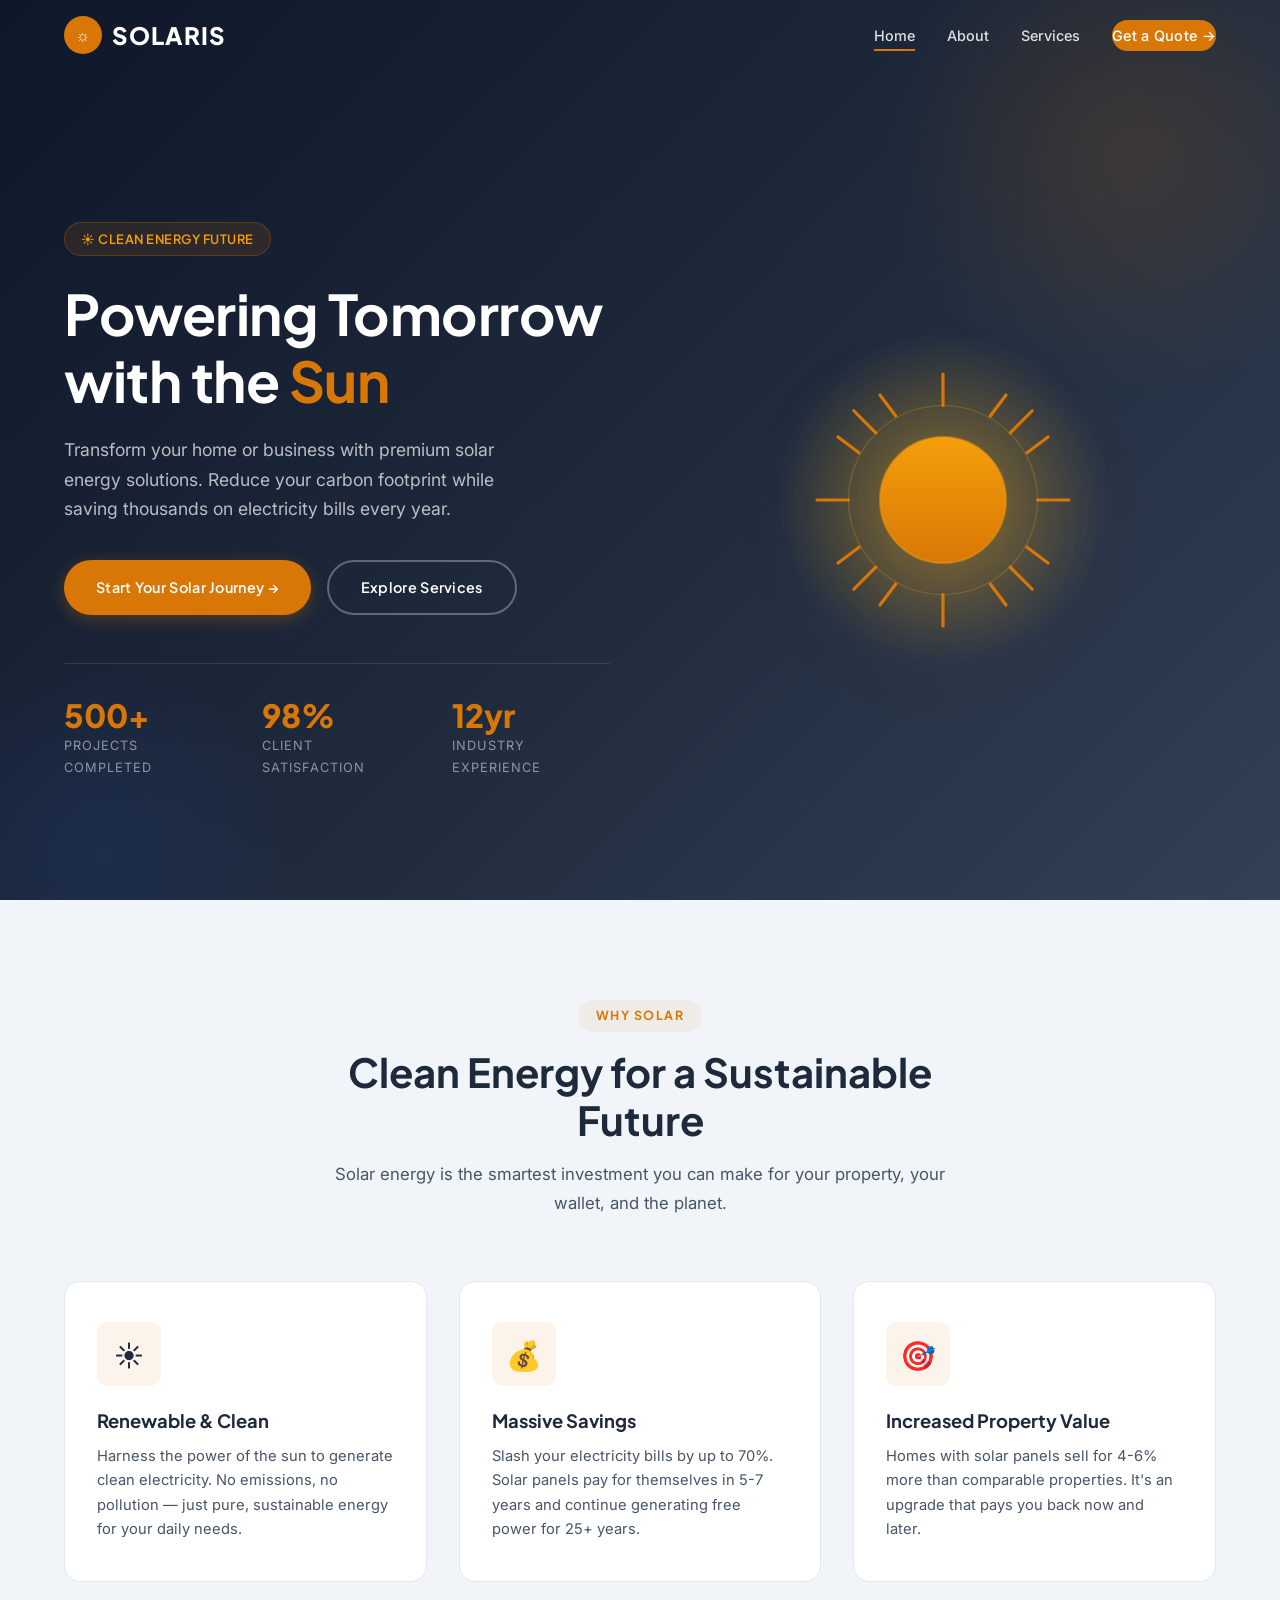
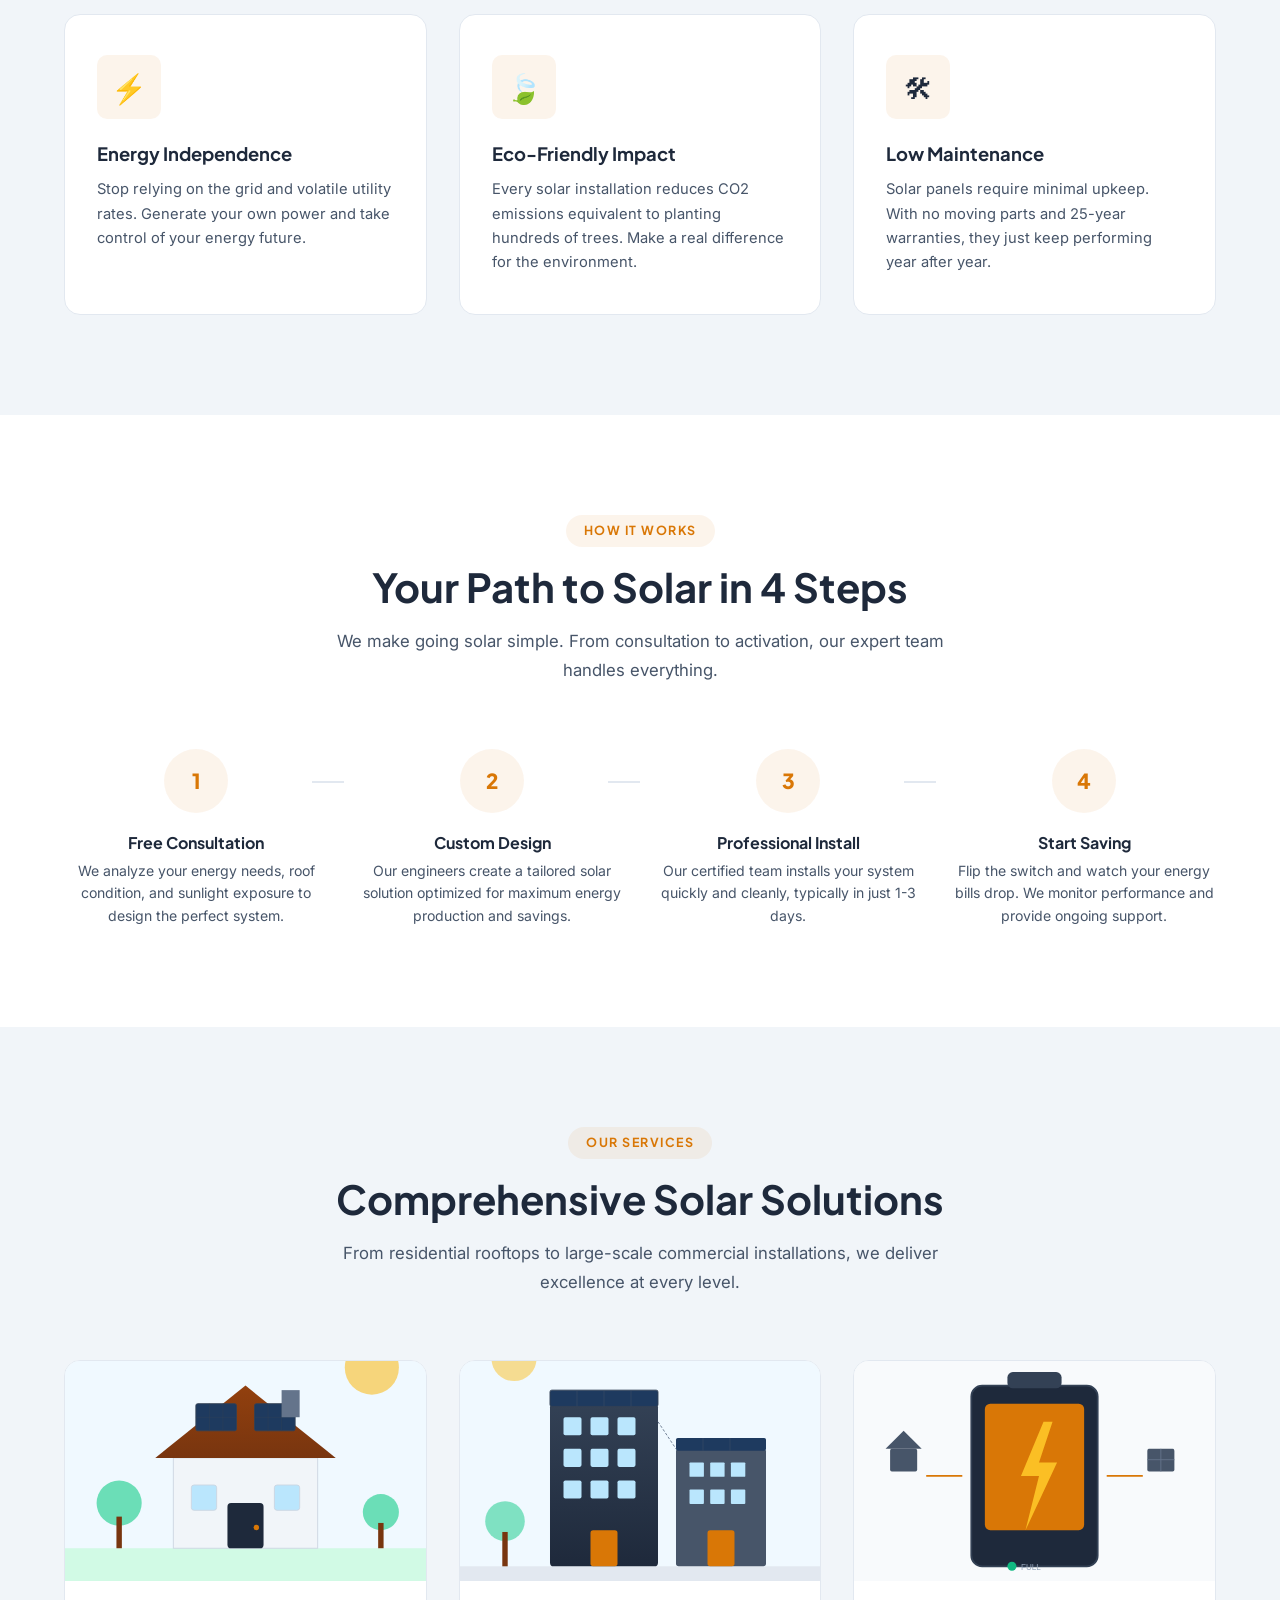
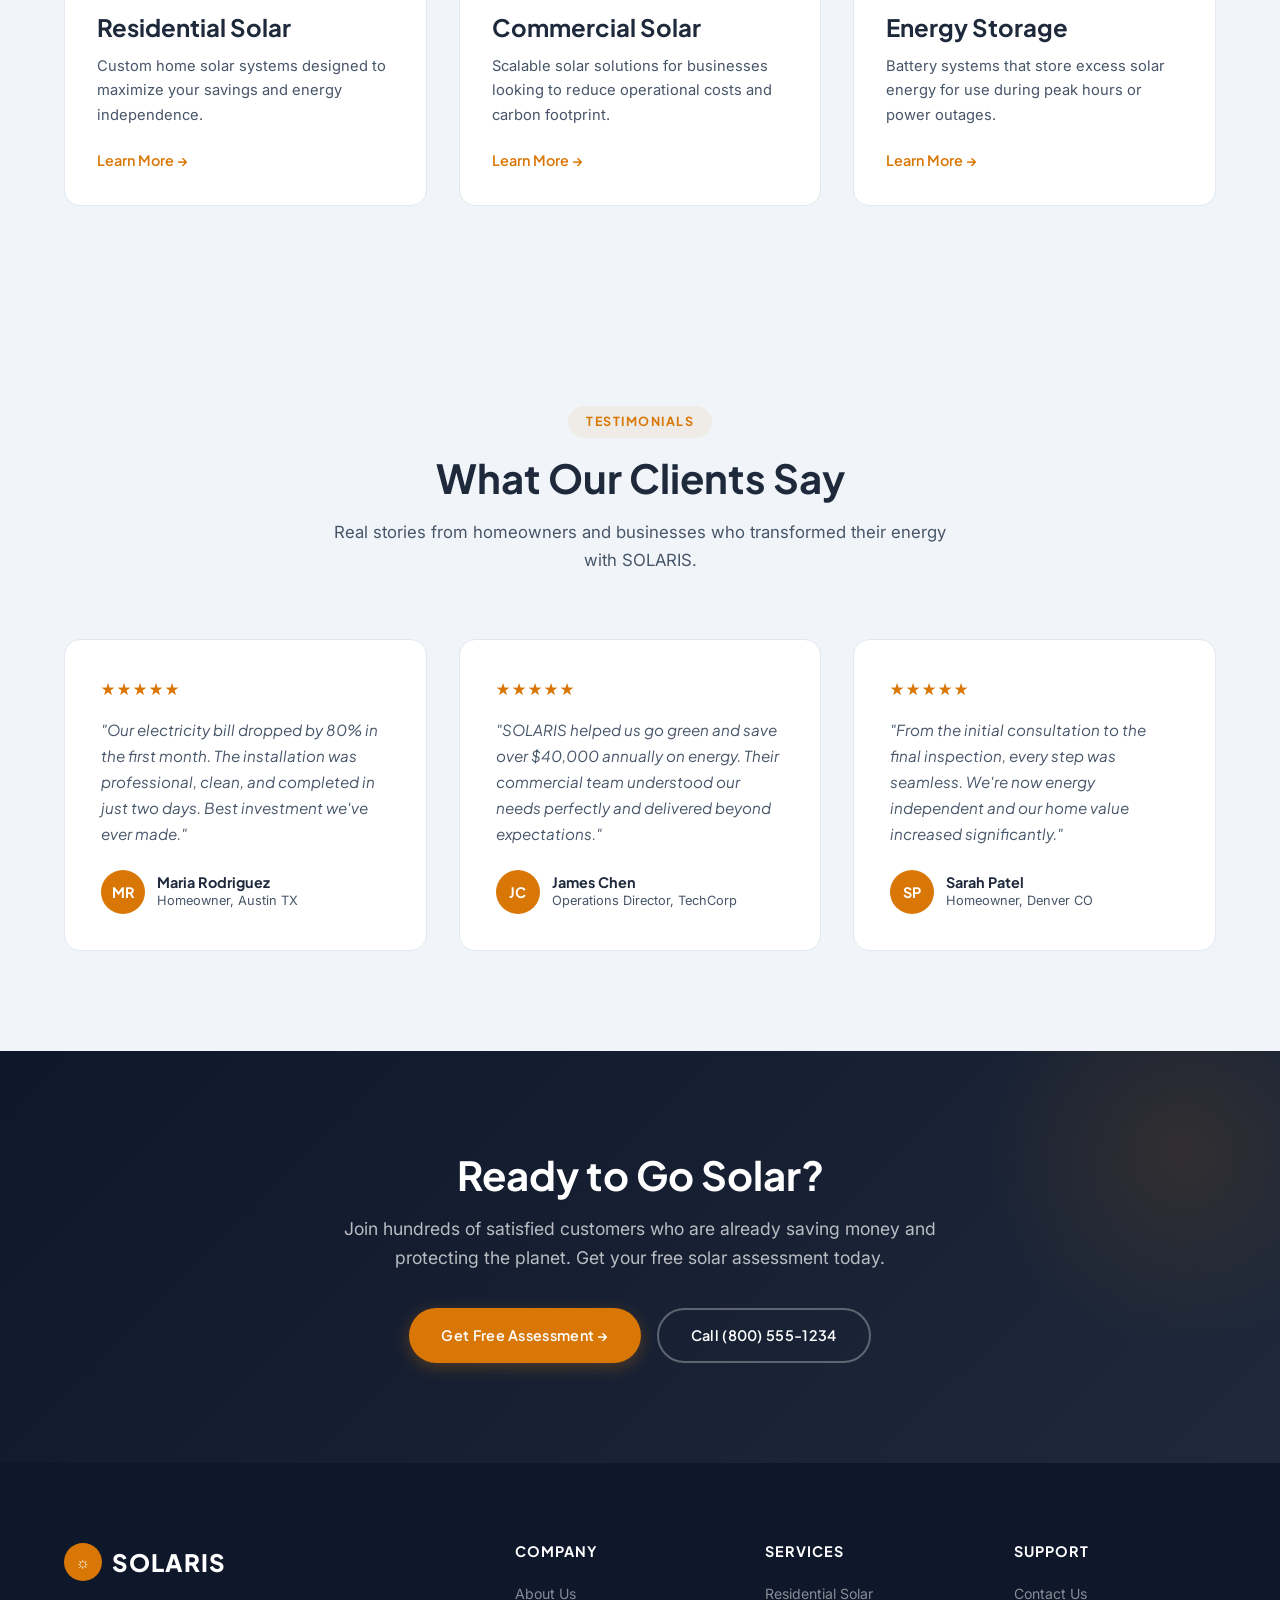
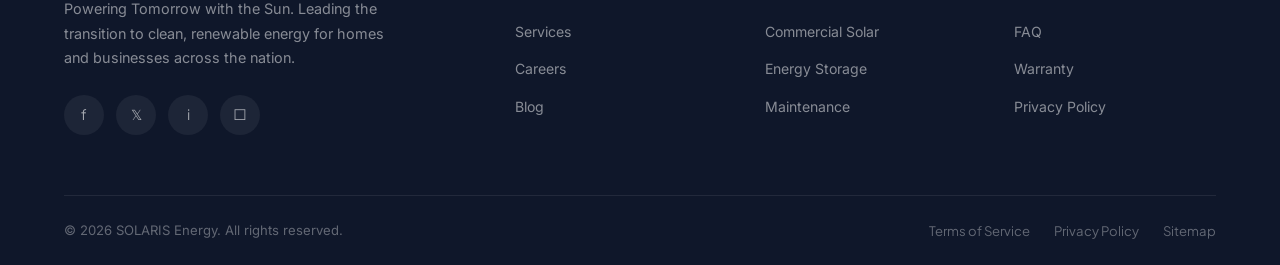
<file: index.html>
<!DOCTYPE html>
<html lang="en">
<head>
  <meta charset="UTF-8">
  <meta name="viewport" content="width=device-width, initial-scale=1.0">
  <meta name="description" content="SOLARIS — Powering Tomorrow with the Sun. Premium solar energy solutions for residential and commercial properties.">
  <title>SOLARIS — Solar Energy Solutions</title>
  <link rel="preconnect" href="https://fonts.googleapis.com">
  <link rel="preconnect" href="https://fonts.gstatic.com" crossorigin>
  <link href="https://fonts.googleapis.com/css2?family=Plus+Jakarta+Sans:wght@400;500;600;700;800&family=Inter:wght@400;500;600&display=swap" rel="stylesheet">
  <link rel="stylesheet" href="style.css">
</head>
<body>

  <!-- Header -->
  <header class="header">
    <div class="container">
      <a href="index.html" class="logo">
        <div class="logo-icon">&#9788;</div>
        SOLARIS
      </a>
      <nav class="nav-links">
        <a href="index.html" class="active">Home</a>
        <a href="about.html">About</a>
        <a href="services.html">Services</a>
        <a href="contact.html" class="nav-cta">Get a Quote &rarr;</a>
      </nav>
      <button class="menu-toggle" aria-label="Toggle menu">
        <span></span><span></span><span></span>
      </button>
    </div>
  </header>

  <!-- Hero -->
  <section class="hero">
    <div class="hero-bg-pattern"></div>
    <div class="hero-glow"></div>
    <div class="hero-glow-2"></div>
    <div class="container">
      <div class="hero-content">
        <div class="hero-badge">&#9728; Clean Energy Future</div>
        <h1>Powering Tomorrow<br>with the <span>Sun</span></h1>
        <p>Transform your home or business with premium solar energy solutions. Reduce your carbon footprint while saving thousands on electricity bills every year.</p>
        <div class="hero-buttons">
          <a href="contact.html" class="btn btn-primary">Start Your Solar Journey &rarr;</a>
          <a href="services.html" class="btn btn-secondary">Explore Services</a>
        </div>
        <div class="hero-stats">
          <div class="hero-stat">
            <h3 data-count="500" data-suffix="+">0</h3>
            <p>Projects Completed</p>
          </div>
          <div class="hero-stat">
            <h3 data-count="98" data-suffix="%">0</h3>
            <p>Client Satisfaction</p>
          </div>
          <div class="hero-stat">
            <h3 data-count="12" data-suffix="yr">0</h3>
            <p>Industry Experience</p>
          </div>
        </div>
      </div>
      <div class="hero-image">
        <img src="assets/img/hero-sun.svg" alt="Solar energy illustration">
      </div>
    </div>
  </section>

  <!-- Why Solar -->
  <section class="features section-pad">
    <div class="container">
      <div class="section-header">
        <div class="section-tag">Why Solar</div>
        <h2>Clean Energy for a Sustainable Future</h2>
        <p>Solar energy is the smartest investment you can make for your property, your wallet, and the planet.</p>
      </div>
      <div class="features-grid">
        <div class="feature-card reveal">
          <div class="feature-icon">&#9728;</div>
          <h3>Renewable &amp; Clean</h3>
          <p>Harness the power of the sun to generate clean electricity. No emissions, no pollution — just pure, sustainable energy for your daily needs.</p>
        </div>
        <div class="feature-card reveal">
          <div class="feature-icon">&#128176;</div>
          <h3>Massive Savings</h3>
          <p>Slash your electricity bills by up to 70%. Solar panels pay for themselves in 5-7 years and continue generating free power for 25+ years.</p>
        </div>
        <div class="feature-card reveal">
          <div class="feature-icon">&#127919;</div>
          <h3>Increased Property Value</h3>
          <p>Homes with solar panels sell for 4-6% more than comparable properties. It's an upgrade that pays you back now and later.</p>
        </div>
        <div class="feature-card reveal">
          <div class="feature-icon">&#9889;</div>
          <h3>Energy Independence</h3>
          <p>Stop relying on the grid and volatile utility rates. Generate your own power and take control of your energy future.</p>
        </div>
        <div class="feature-card reveal">
          <div class="feature-icon">&#127811;</div>
          <h3>Eco-Friendly Impact</h3>
          <p>Every solar installation reduces CO2 emissions equivalent to planting hundreds of trees. Make a real difference for the environment.</p>
        </div>
        <div class="feature-card reveal">
          <div class="feature-icon">&#128736;</div>
          <h3>Low Maintenance</h3>
          <p>Solar panels require minimal upkeep. With no moving parts and 25-year warranties, they just keep performing year after year.</p>
        </div>
      </div>
    </div>
  </section>

  <!-- How It Works -->
  <section class="section-pad">
    <div class="container">
      <div class="section-header">
        <div class="section-tag">How It Works</div>
        <h2>Your Path to Solar in 4 Steps</h2>
        <p>We make going solar simple. From consultation to activation, our expert team handles everything.</p>
      </div>
      <div class="process-grid">
        <div class="process-step reveal">
          <div class="process-number">1</div>
          <h4>Free Consultation</h4>
          <p>We analyze your energy needs, roof condition, and sunlight exposure to design the perfect system.</p>
        </div>
        <div class="process-step reveal">
          <div class="process-number">2</div>
          <h4>Custom Design</h4>
          <p>Our engineers create a tailored solar solution optimized for maximum energy production and savings.</p>
        </div>
        <div class="process-step reveal">
          <div class="process-number">3</div>
          <h4>Professional Install</h4>
          <p>Our certified team installs your system quickly and cleanly, typically in just 1-3 days.</p>
        </div>
        <div class="process-step reveal">
          <div class="process-number">4</div>
          <h4>Start Saving</h4>
          <p>Flip the switch and watch your energy bills drop. We monitor performance and provide ongoing support.</p>
        </div>
      </div>
    </div>
  </section>

  <!-- Services Preview -->
  <section class="features section-pad">
    <div class="container">
      <div class="section-header">
        <div class="section-tag">Our Services</div>
        <h2>Comprehensive Solar Solutions</h2>
        <p>From residential rooftops to large-scale commercial installations, we deliver excellence at every level.</p>
      </div>
      <div class="services-grid">
        <div class="service-card reveal">
          <div class="service-card-image">
            <img src="assets/img/residential.svg" alt="Residential solar installation">
          </div>
          <div class="service-card-body">
            <h3>Residential Solar</h3>
            <p>Custom home solar systems designed to maximize your savings and energy independence.</p>
            <a href="services.html" class="service-link">Learn More &rarr;</a>
          </div>
        </div>
        <div class="service-card reveal">
          <div class="service-card-image">
            <img src="assets/img/commercial.svg" alt="Commercial solar installation">
          </div>
          <div class="service-card-body">
            <h3>Commercial Solar</h3>
            <p>Scalable solar solutions for businesses looking to reduce operational costs and carbon footprint.</p>
            <a href="services.html" class="service-link">Learn More &rarr;</a>
          </div>
        </div>
        <div class="service-card reveal">
          <div class="service-card-image">
            <img src="assets/img/battery-storage.svg" alt="Battery energy storage">
          </div>
          <div class="service-card-body">
            <h3>Energy Storage</h3>
            <p>Battery systems that store excess solar energy for use during peak hours or power outages.</p>
            <a href="services.html" class="service-link">Learn More &rarr;</a>
          </div>
        </div>
      </div>
    </div>
  </section>

  <!-- Testimonials -->
  <section class="testimonials section-pad">
    <div class="container">
      <div class="section-header">
        <div class="section-tag">Testimonials</div>
        <h2>What Our Clients Say</h2>
        <p>Real stories from homeowners and businesses who transformed their energy with SOLARIS.</p>
      </div>
      <div class="testimonial-grid">
        <div class="testimonial-card reveal">
          <div class="testimonial-stars">&#9733;&#9733;&#9733;&#9733;&#9733;</div>
          <blockquote>"Our electricity bill dropped by 80% in the first month. The installation was professional, clean, and completed in just two days. Best investment we've ever made."</blockquote>
          <div class="testimonial-author">
            <div class="testimonial-avatar">MR</div>
            <div>
              <h5>Maria Rodriguez</h5>
              <p>Homeowner, Austin TX</p>
            </div>
          </div>
        </div>
        <div class="testimonial-card reveal">
          <div class="testimonial-stars">&#9733;&#9733;&#9733;&#9733;&#9733;</div>
          <blockquote>"SOLARIS helped us go green and save over $40,000 annually on energy. Their commercial team understood our needs perfectly and delivered beyond expectations."</blockquote>
          <div class="testimonial-author">
            <div class="testimonial-avatar">JC</div>
            <div>
              <h5>James Chen</h5>
              <p>Operations Director, TechCorp</p>
            </div>
          </div>
        </div>
        <div class="testimonial-card reveal">
          <div class="testimonial-stars">&#9733;&#9733;&#9733;&#9733;&#9733;</div>
          <blockquote>"From the initial consultation to the final inspection, every step was seamless. We're now energy independent and our home value increased significantly."</blockquote>
          <div class="testimonial-author">
            <div class="testimonial-avatar">SP</div>
            <div>
              <h5>Sarah Patel</h5>
              <p>Homeowner, Denver CO</p>
            </div>
          </div>
        </div>
      </div>
    </div>
  </section>

  <!-- CTA -->
  <section class="cta-section">
    <div class="container">
      <div class="cta-content">
        <h2>Ready to Go Solar?</h2>
        <p>Join hundreds of satisfied customers who are already saving money and protecting the planet. Get your free solar assessment today.</p>
        <div class="cta-buttons">
          <a href="contact.html" class="btn btn-primary">Get Free Assessment &rarr;</a>
          <a href="tel:+18005551234" class="btn btn-secondary">Call (800) 555-1234</a>
        </div>
      </div>
    </div>
  </section>

  <!-- Footer -->
  <footer class="footer">
    <div class="container">
      <div class="footer-grid">
        <div class="footer-brand">
          <a href="index.html" class="logo">
            <div class="logo-icon">&#9788;</div>
            SOLARIS
          </a>
          <p>Powering Tomorrow with the Sun. Leading the transition to clean, renewable energy for homes and businesses across the nation.</p>
          <div class="footer-social">
            <a href="#" aria-label="Facebook">&#102;</a>
            <a href="#" aria-label="Twitter">&#120143;</a>
            <a href="#" aria-label="LinkedIn">&#105;</a>
            <a href="#" aria-label="Instagram">&#9633;</a>
          </div>
        </div>
        <div class="footer-col">
          <h4>Company</h4>
          <ul>
            <li><a href="about.html">About Us</a></li>
            <li><a href="services.html">Services</a></li>
            <li><a href="#">Careers</a></li>
            <li><a href="#">Blog</a></li>
          </ul>
        </div>
        <div class="footer-col">
          <h4>Services</h4>
          <ul>
            <li><a href="services.html">Residential Solar</a></li>
            <li><a href="services.html">Commercial Solar</a></li>
            <li><a href="services.html">Energy Storage</a></li>
            <li><a href="services.html">Maintenance</a></li>
          </ul>
        </div>
        <div class="footer-col">
          <h4>Support</h4>
          <ul>
            <li><a href="contact.html">Contact Us</a></li>
            <li><a href="#">FAQ</a></li>
            <li><a href="#">Warranty</a></li>
            <li><a href="#">Privacy Policy</a></li>
          </ul>
        </div>
      </div>
      <div class="footer-bottom">
        <p>&copy; 2026 SOLARIS Energy. All rights reserved.</p>
        <div class="footer-bottom-links">
          <a href="#">Terms of Service</a>
          <a href="#">Privacy Policy</a>
          <a href="#">Sitemap</a>
        </div>
      </div>
    </div>
  </footer>

  <script src="main.js"></script>
</body>
</html>
</file>
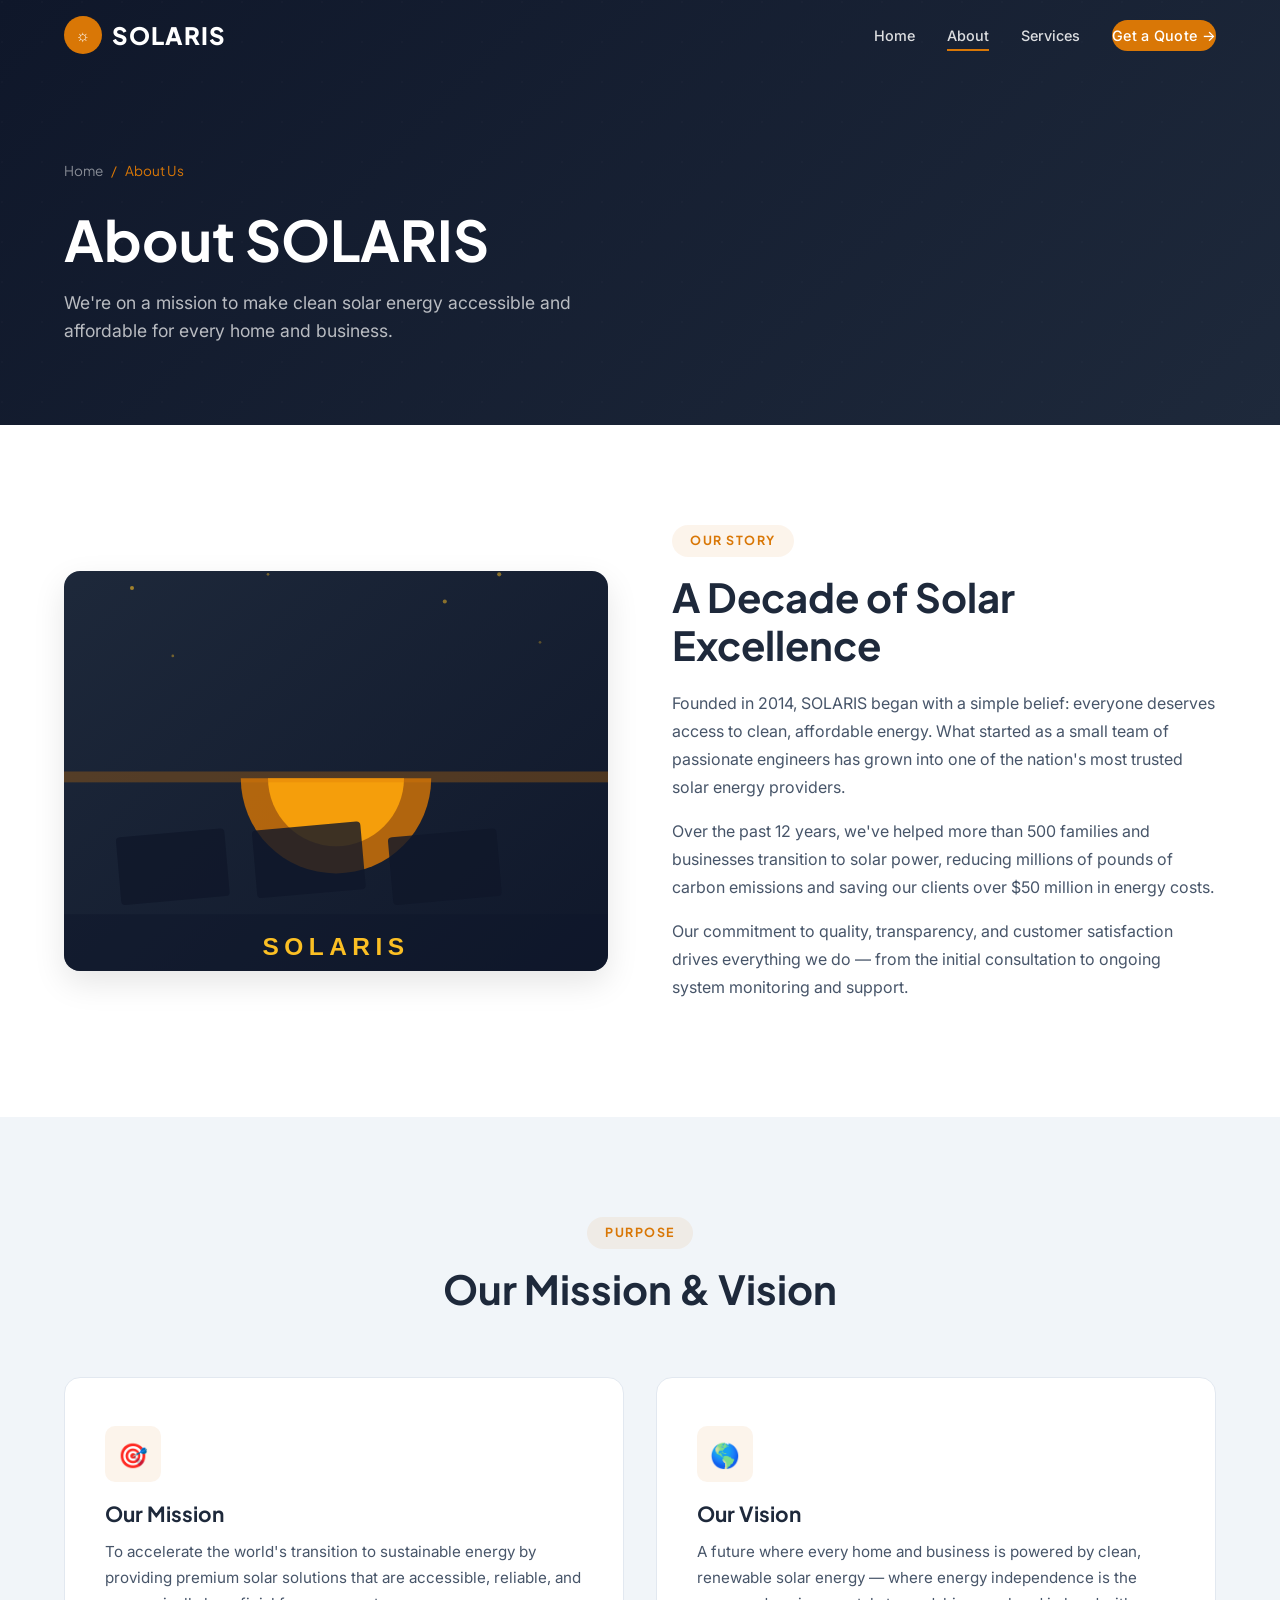
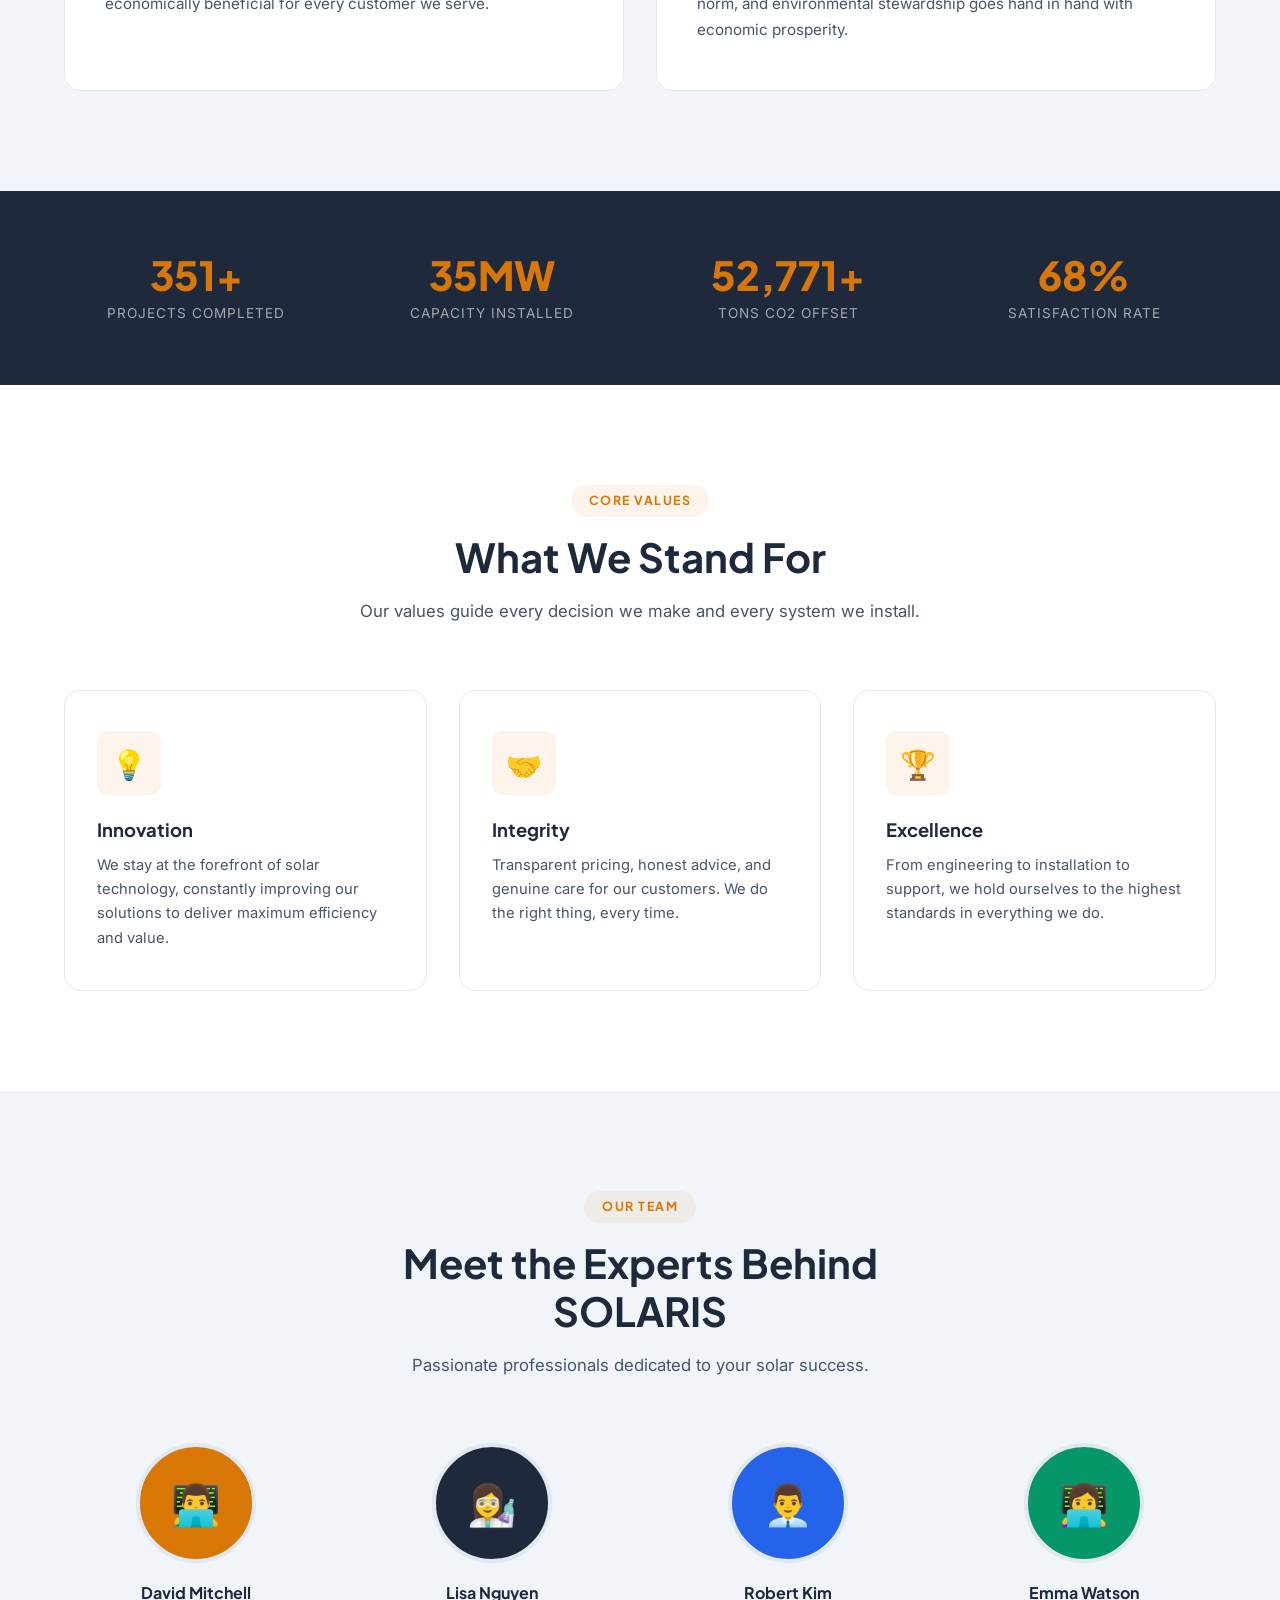
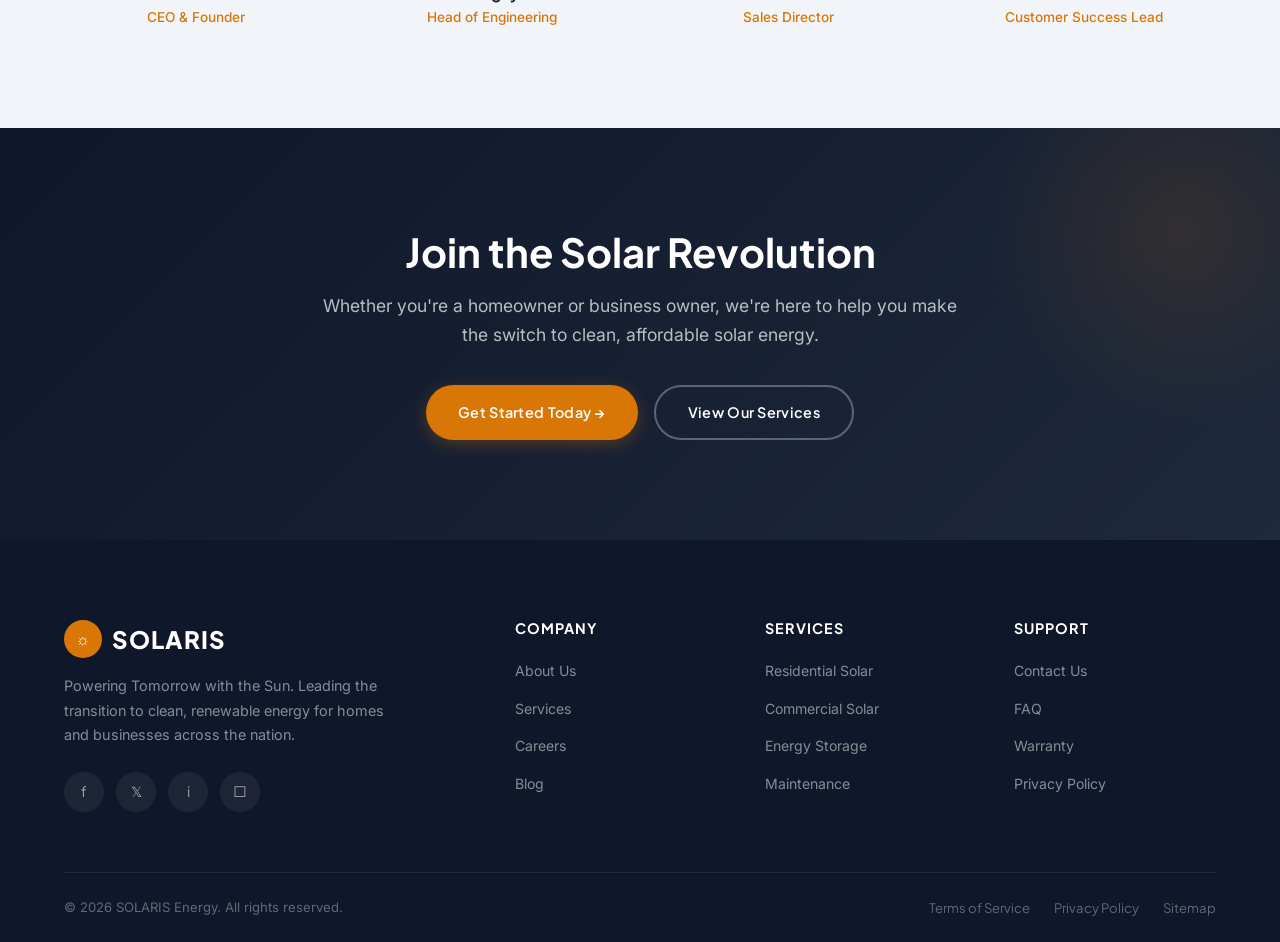
<file: about.html>
<!DOCTYPE html>
<html lang="en">
<head>
  <meta charset="UTF-8">
  <meta name="viewport" content="width=device-width, initial-scale=1.0">
  <meta name="description" content="About SOLARIS — Learn about our mission, team, and commitment to clean energy solutions.">
  <title>About Us — SOLARIS Solar Energy</title>
  <link rel="preconnect" href="https://fonts.googleapis.com">
  <link rel="preconnect" href="https://fonts.gstatic.com" crossorigin>
  <link href="https://fonts.googleapis.com/css2?family=Plus+Jakarta+Sans:wght@400;500;600;700;800&family=Inter:wght@400;500;600&display=swap" rel="stylesheet">
  <link rel="stylesheet" href="style.css">
</head>
<body>

  <!-- Header -->
  <header class="header scrolled">
    <div class="container">
      <a href="index.html" class="logo">
        <div class="logo-icon">&#9788;</div>
        SOLARIS
      </a>
      <nav class="nav-links">
        <a href="index.html">Home</a>
        <a href="about.html" class="active">About</a>
        <a href="services.html">Services</a>
        <a href="contact.html" class="nav-cta">Get a Quote &rarr;</a>
      </nav>
      <button class="menu-toggle" aria-label="Toggle menu">
        <span></span><span></span><span></span>
      </button>
    </div>
  </header>

  <!-- Page Hero -->
  <section class="page-hero">
    <div class="container">
      <div class="breadcrumb">
        <a href="index.html">Home</a>
        <span class="breadcrumb-sep">/</span>
        <span>About Us</span>
      </div>
      <h1>About SOLARIS</h1>
      <p>We're on a mission to make clean solar energy accessible and affordable for every home and business.</p>
    </div>
  </section>

  <!-- Our Story -->
  <section class="section-pad">
    <div class="container">
      <div class="about-grid">
        <div class="about-image">
          <img src="assets/img/about-hero.svg" alt="SOLARIS company story">
        </div>
        <div class="about-content">
          <div class="section-tag">Our Story</div>
          <h2>A Decade of Solar Excellence</h2>
          <p>Founded in 2014, SOLARIS began with a simple belief: everyone deserves access to clean, affordable energy. What started as a small team of passionate engineers has grown into one of the nation's most trusted solar energy providers.</p>
          <p>Over the past 12 years, we've helped more than 500 families and businesses transition to solar power, reducing millions of pounds of carbon emissions and saving our clients over $50 million in energy costs.</p>
          <p>Our commitment to quality, transparency, and customer satisfaction drives everything we do — from the initial consultation to ongoing system monitoring and support.</p>
        </div>
      </div>
    </div>
  </section>

  <!-- Mission & Vision -->
  <section class="features section-pad">
    <div class="container">
      <div class="section-header">
        <div class="section-tag">Purpose</div>
        <h2>Our Mission &amp; Vision</h2>
      </div>
      <div class="mv-grid">
        <div class="mv-card reveal">
          <div class="mv-card-icon">&#127919;</div>
          <h3>Our Mission</h3>
          <p>To accelerate the world's transition to sustainable energy by providing premium solar solutions that are accessible, reliable, and economically beneficial for every customer we serve.</p>
        </div>
        <div class="mv-card reveal">
          <div class="mv-card-icon">&#127758;</div>
          <h3>Our Vision</h3>
          <p>A future where every home and business is powered by clean, renewable solar energy — where energy independence is the norm, and environmental stewardship goes hand in hand with economic prosperity.</p>
        </div>
      </div>
    </div>
  </section>

  <!-- Stats -->
  <section class="stats-bar">
    <div class="container">
      <div class="stats-grid">
        <div class="stat-item">
          <h3 data-count="500" data-suffix="+">0</h3>
          <p>Projects Completed</p>
        </div>
        <div class="stat-item">
          <h3 data-count="50" data-suffix="MW">0</h3>
          <p>Capacity Installed</p>
        </div>
        <div class="stat-item">
          <h3 data-count="75000" data-suffix="+">0</h3>
          <p>Tons CO2 Offset</p>
        </div>
        <div class="stat-item">
          <h3 data-count="98" data-suffix="%">0</h3>
          <p>Satisfaction Rate</p>
        </div>
      </div>
    </div>
  </section>

  <!-- Values -->
  <section class="section-pad">
    <div class="container">
      <div class="section-header">
        <div class="section-tag">Core Values</div>
        <h2>What We Stand For</h2>
        <p>Our values guide every decision we make and every system we install.</p>
      </div>
      <div class="features-grid">
        <div class="feature-card reveal">
          <div class="feature-icon">&#128161;</div>
          <h3>Innovation</h3>
          <p>We stay at the forefront of solar technology, constantly improving our solutions to deliver maximum efficiency and value.</p>
        </div>
        <div class="feature-card reveal">
          <div class="feature-icon">&#129309;</div>
          <h3>Integrity</h3>
          <p>Transparent pricing, honest advice, and genuine care for our customers. We do the right thing, every time.</p>
        </div>
        <div class="feature-card reveal">
          <div class="feature-icon">&#127942;</div>
          <h3>Excellence</h3>
          <p>From engineering to installation to support, we hold ourselves to the highest standards in everything we do.</p>
        </div>
      </div>
    </div>
  </section>

  <!-- Team -->
  <section class="features section-pad">
    <div class="container">
      <div class="section-header">
        <div class="section-tag">Our Team</div>
        <h2>Meet the Experts Behind SOLARIS</h2>
        <p>Passionate professionals dedicated to your solar success.</p>
      </div>
      <div class="team-grid">
        <div class="team-card reveal">
          <div class="team-avatar" style="background:#D97706;color:white;">&#128104;&#8205;&#128187;</div>
          <h4>David Mitchell</h4>
          <p>CEO &amp; Founder</p>
        </div>
        <div class="team-card reveal">
          <div class="team-avatar" style="background:#1E293B;color:white;">&#128105;&#8205;&#128300;</div>
          <h4>Lisa Nguyen</h4>
          <p>Head of Engineering</p>
        </div>
        <div class="team-card reveal">
          <div class="team-avatar" style="background:#2563EB;color:white;">&#128104;&#8205;&#128188;</div>
          <h4>Robert Kim</h4>
          <p>Sales Director</p>
        </div>
        <div class="team-card reveal">
          <div class="team-avatar" style="background:#059669;color:white;">&#128105;&#8205;&#128187;</div>
          <h4>Emma Watson</h4>
          <p>Customer Success Lead</p>
        </div>
      </div>
    </div>
  </section>

  <!-- CTA -->
  <section class="cta-section">
    <div class="container">
      <div class="cta-content">
        <h2>Join the Solar Revolution</h2>
        <p>Whether you're a homeowner or business owner, we're here to help you make the switch to clean, affordable solar energy.</p>
        <div class="cta-buttons">
          <a href="contact.html" class="btn btn-primary">Get Started Today &rarr;</a>
          <a href="services.html" class="btn btn-secondary">View Our Services</a>
        </div>
      </div>
    </div>
  </section>

  <!-- Footer -->
  <footer class="footer">
    <div class="container">
      <div class="footer-grid">
        <div class="footer-brand">
          <a href="index.html" class="logo">
            <div class="logo-icon">&#9788;</div>
            SOLARIS
          </a>
          <p>Powering Tomorrow with the Sun. Leading the transition to clean, renewable energy for homes and businesses across the nation.</p>
          <div class="footer-social">
            <a href="#" aria-label="Facebook">&#102;</a>
            <a href="#" aria-label="Twitter">&#120143;</a>
            <a href="#" aria-label="LinkedIn">&#105;</a>
            <a href="#" aria-label="Instagram">&#9633;</a>
          </div>
        </div>
        <div class="footer-col">
          <h4>Company</h4>
          <ul>
            <li><a href="about.html">About Us</a></li>
            <li><a href="services.html">Services</a></li>
            <li><a href="#">Careers</a></li>
            <li><a href="#">Blog</a></li>
          </ul>
        </div>
        <div class="footer-col">
          <h4>Services</h4>
          <ul>
            <li><a href="services.html">Residential Solar</a></li>
            <li><a href="services.html">Commercial Solar</a></li>
            <li><a href="services.html">Energy Storage</a></li>
            <li><a href="services.html">Maintenance</a></li>
          </ul>
        </div>
        <div class="footer-col">
          <h4>Support</h4>
          <ul>
            <li><a href="contact.html">Contact Us</a></li>
            <li><a href="#">FAQ</a></li>
            <li><a href="#">Warranty</a></li>
            <li><a href="#">Privacy Policy</a></li>
          </ul>
        </div>
      </div>
      <div class="footer-bottom">
        <p>&copy; 2026 SOLARIS Energy. All rights reserved.</p>
        <div class="footer-bottom-links">
          <a href="#">Terms of Service</a>
          <a href="#">Privacy Policy</a>
          <a href="#">Sitemap</a>
        </div>
      </div>
    </div>
  </footer>

  <script src="main.js"></script>
</body>
</html>
</file>
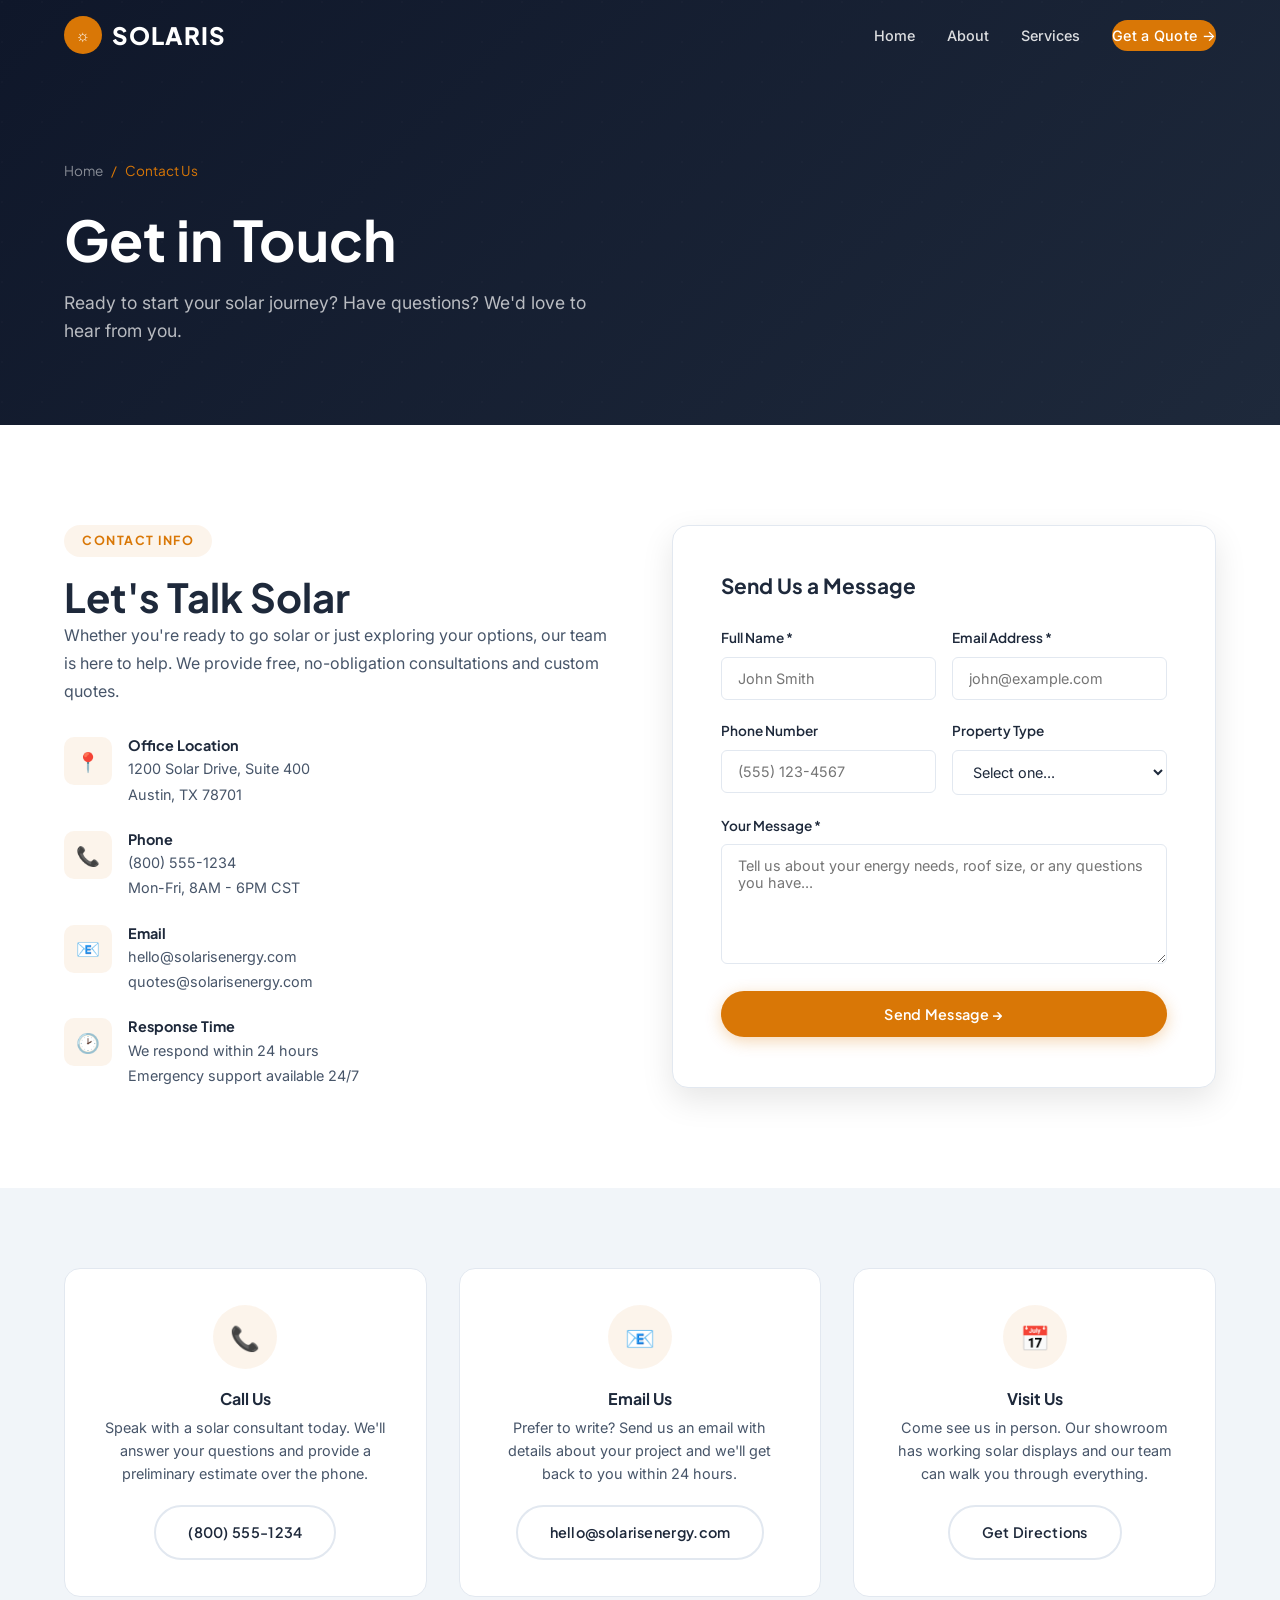
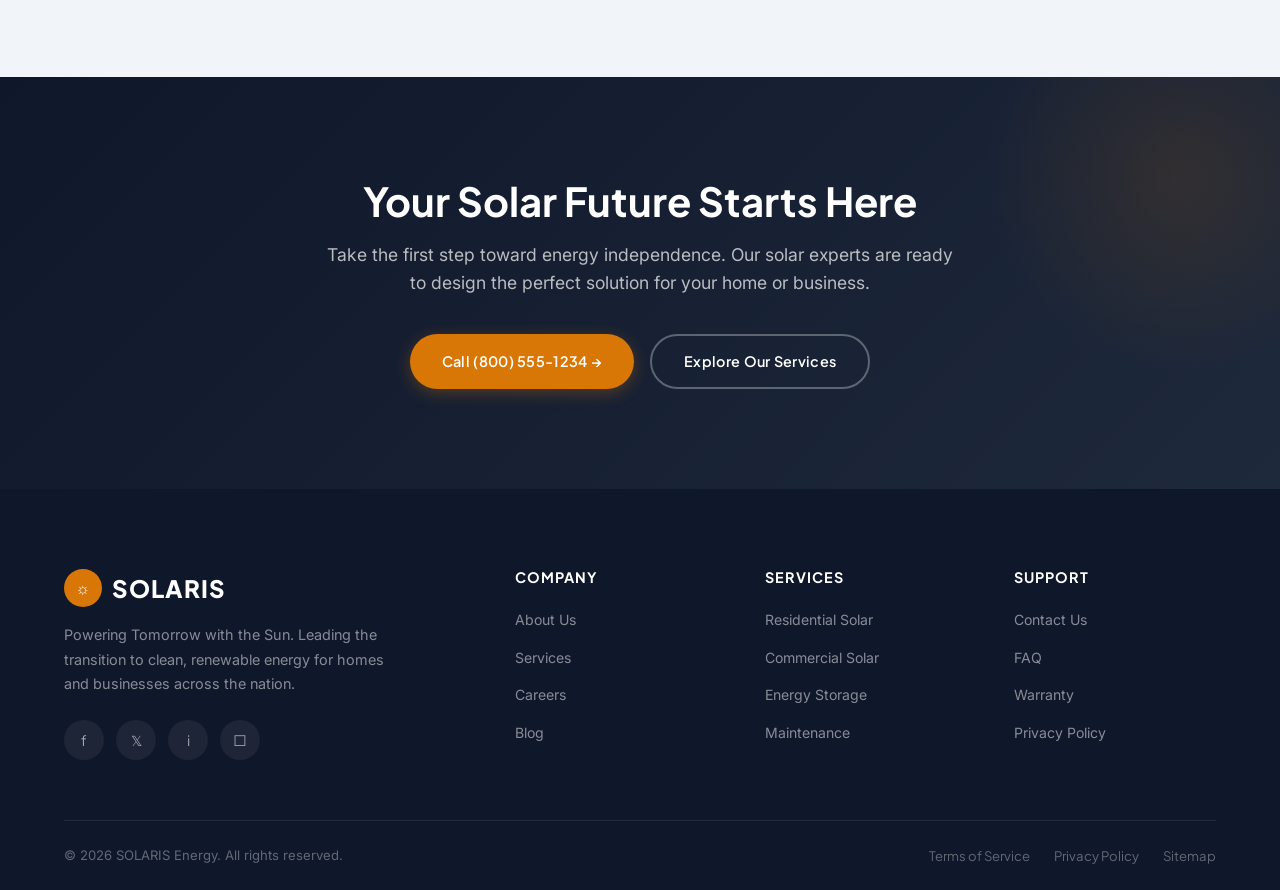
<file: contact.html>
<!DOCTYPE html>
<html lang="en">
<head>
  <meta charset="UTF-8">
  <meta name="viewport" content="width=device-width, initial-scale=1.0">
  <meta name="description" content="Contact SOLARIS — Get a free solar consultation, ask questions, or request a quote for your home or business.">
  <title>Contact Us — SOLARIS Solar Energy</title>
  <link rel="preconnect" href="https://fonts.googleapis.com">
  <link rel="preconnect" href="https://fonts.gstatic.com" crossorigin>
  <link href="https://fonts.googleapis.com/css2?family=Plus+Jakarta+Sans:wght@400;500;600;700;800&family=Inter:wght@400;500;600&display=swap" rel="stylesheet">
  <link rel="stylesheet" href="style.css">
</head>
<body>

  <!-- Header -->
  <header class="header scrolled">
    <div class="container">
      <a href="index.html" class="logo">
        <div class="logo-icon">&#9788;</div>
        SOLARIS
      </a>
      <nav class="nav-links">
        <a href="index.html">Home</a>
        <a href="about.html">About</a>
        <a href="services.html">Services</a>
        <a href="contact.html" class="nav-cta active">Get a Quote &rarr;</a>
      </nav>
      <button class="menu-toggle" aria-label="Toggle menu">
        <span></span><span></span><span></span>
      </button>
    </div>
  </header>

  <!-- Page Hero -->
  <section class="page-hero">
    <div class="container">
      <div class="breadcrumb">
        <a href="index.html">Home</a>
        <span class="breadcrumb-sep">/</span>
        <span>Contact Us</span>
      </div>
      <h1>Get in Touch</h1>
      <p>Ready to start your solar journey? Have questions? We'd love to hear from you.</p>
    </div>
  </section>

  <!-- Contact Form + Info -->
  <section class="section-pad">
    <div class="container">
      <div class="contact-grid">
        <div class="contact-info">
          <div class="section-tag">Contact Info</div>
          <h2>Let's Talk Solar</h2>
          <p>Whether you're ready to go solar or just exploring your options, our team is here to help. We provide free, no-obligation consultations and custom quotes.</p>
          <div class="contact-details">
            <div class="contact-item">
              <div class="contact-item-icon">&#128205;</div>
              <div class="contact-item-text">
                <h4>Office Location</h4>
                <p>1200 Solar Drive, Suite 400<br>Austin, TX 78701</p>
              </div>
            </div>
            <div class="contact-item">
              <div class="contact-item-icon">&#128222;</div>
              <div class="contact-item-text">
                <h4>Phone</h4>
                <p>(800) 555-1234<br>Mon-Fri, 8AM - 6PM CST</p>
              </div>
            </div>
            <div class="contact-item">
              <div class="contact-item-icon">&#128231;</div>
              <div class="contact-item-text">
                <h4>Email</h4>
                <p>hello@solarisenergy.com<br>quotes@solarisenergy.com</p>
              </div>
            </div>
            <div class="contact-item">
              <div class="contact-item-icon">&#128337;</div>
              <div class="contact-item-text">
                <h4>Response Time</h4>
                <p>We respond within 24 hours<br>Emergency support available 24/7</p>
              </div>
            </div>
          </div>
        </div>
        <div class="contact-form-card">
          <h3>Send Us a Message</h3>
          <form id="contactForm">
            <div class="form-row">
              <div class="form-group">
                <label for="name">Full Name *</label>
                <input type="text" id="name" name="name" placeholder="John Smith" required>
              </div>
              <div class="form-group">
                <label for="email">Email Address *</label>
                <input type="email" id="email" name="email" placeholder="john@example.com" required>
              </div>
            </div>
            <div class="form-row">
              <div class="form-group">
                <label for="phone">Phone Number</label>
                <input type="tel" id="phone" name="phone" placeholder="(555) 123-4567">
              </div>
              <div class="form-group">
                <label for="property">Property Type</label>
                <select id="property" name="property">
                  <option value="">Select one...</option>
                  <option value="residential">Residential Home</option>
                  <option value="commercial">Commercial Building</option>
                  <option value="industrial">Industrial Facility</option>
                  <option value="other">Other</option>
                </select>
              </div>
            </div>
            <div class="form-group">
              <label for="message">Your Message *</label>
              <textarea id="message" name="message" placeholder="Tell us about your energy needs, roof size, or any questions you have..." required></textarea>
            </div>
            <button type="submit" class="btn btn-primary" style="width:100%;">Send Message &rarr;</button>
          </form>
        </div>
      </div>
    </div>
  </section>

  <!-- Contact Cards -->
  <section class="contact-map-section">
    <div class="container">
      <div class="contact-grid-detail">
        <div class="contact-card reveal">
          <div class="contact-card-icon">&#128222;</div>
          <h4>Call Us</h4>
          <p>Speak with a solar consultant today. We'll answer your questions and provide a preliminary estimate over the phone.</p>
          <a href="tel:+18005551234" class="btn btn-outline" style="margin-top:20px;">(800) 555-1234</a>
        </div>
        <div class="contact-card reveal">
          <div class="contact-card-icon">&#128231;</div>
          <h4>Email Us</h4>
          <p>Prefer to write? Send us an email with details about your project and we'll get back to you within 24 hours.</p>
          <a href="mailto:hello@solarisenergy.com" class="btn btn-outline" style="margin-top:20px;">hello@solarisenergy.com</a>
        </div>
        <div class="contact-card reveal">
          <div class="contact-card-icon">&#128197;</div>
          <h4>Visit Us</h4>
          <p>Come see us in person. Our showroom has working solar displays and our team can walk you through everything.</p>
          <a href="#" class="btn btn-outline" style="margin-top:20px;">Get Directions</a>
        </div>
      </div>
    </div>
  </section>

  <!-- CTA -->
  <section class="cta-section">
    <div class="container">
      <div class="cta-content">
        <h2>Your Solar Future Starts Here</h2>
        <p>Take the first step toward energy independence. Our solar experts are ready to design the perfect solution for your home or business.</p>
        <div class="cta-buttons">
          <a href="tel:+18005551234" class="btn btn-primary">Call (800) 555-1234 &rarr;</a>
          <a href="services.html" class="btn btn-secondary">Explore Our Services</a>
        </div>
      </div>
    </div>
  </section>

  <!-- Footer -->
  <footer class="footer">
    <div class="container">
      <div class="footer-grid">
        <div class="footer-brand">
          <a href="index.html" class="logo">
            <div class="logo-icon">&#9788;</div>
            SOLARIS
          </a>
          <p>Powering Tomorrow with the Sun. Leading the transition to clean, renewable energy for homes and businesses across the nation.</p>
          <div class="footer-social">
            <a href="#" aria-label="Facebook">&#102;</a>
            <a href="#" aria-label="Twitter">&#120143;</a>
            <a href="#" aria-label="LinkedIn">&#105;</a>
            <a href="#" aria-label="Instagram">&#9633;</a>
          </div>
        </div>
        <div class="footer-col">
          <h4>Company</h4>
          <ul>
            <li><a href="about.html">About Us</a></li>
            <li><a href="services.html">Services</a></li>
            <li><a href="#">Careers</a></li>
            <li><a href="#">Blog</a></li>
          </ul>
        </div>
        <div class="footer-col">
          <h4>Services</h4>
          <ul>
            <li><a href="services.html">Residential Solar</a></li>
            <li><a href="services.html">Commercial Solar</a></li>
            <li><a href="services.html">Energy Storage</a></li>
            <li><a href="services.html">Maintenance</a></li>
          </ul>
        </div>
        <div class="footer-col">
          <h4>Support</h4>
          <ul>
            <li><a href="contact.html">Contact Us</a></li>
            <li><a href="#">FAQ</a></li>
            <li><a href="#">Warranty</a></li>
            <li><a href="#">Privacy Policy</a></li>
          </ul>
        </div>
      </div>
      <div class="footer-bottom">
        <p>&copy; 2026 SOLARIS Energy. All rights reserved.</p>
        <div class="footer-bottom-links">
          <a href="#">Terms of Service</a>
          <a href="#">Privacy Policy</a>
          <a href="#">Sitemap</a>
        </div>
      </div>
    </div>
  </footer>

  <script src="main.js"></script>
</body>
</html>
</file>
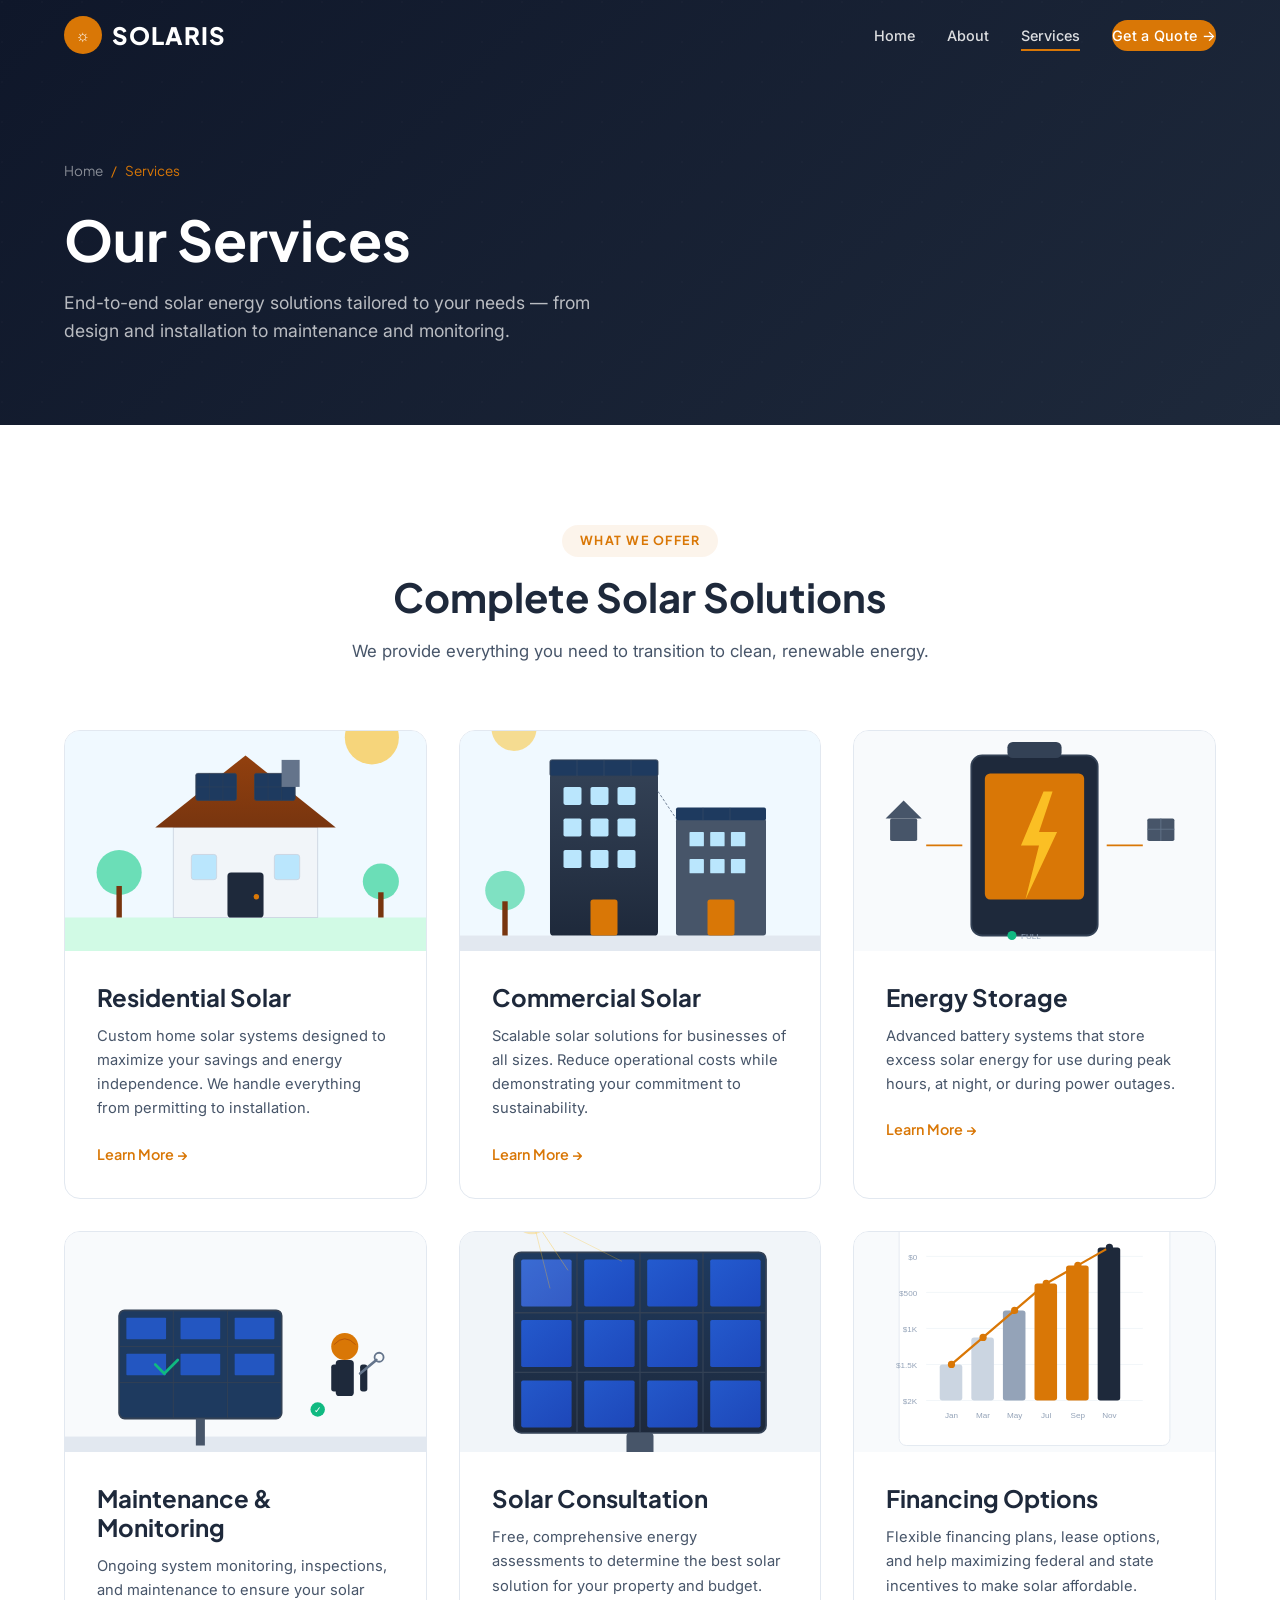
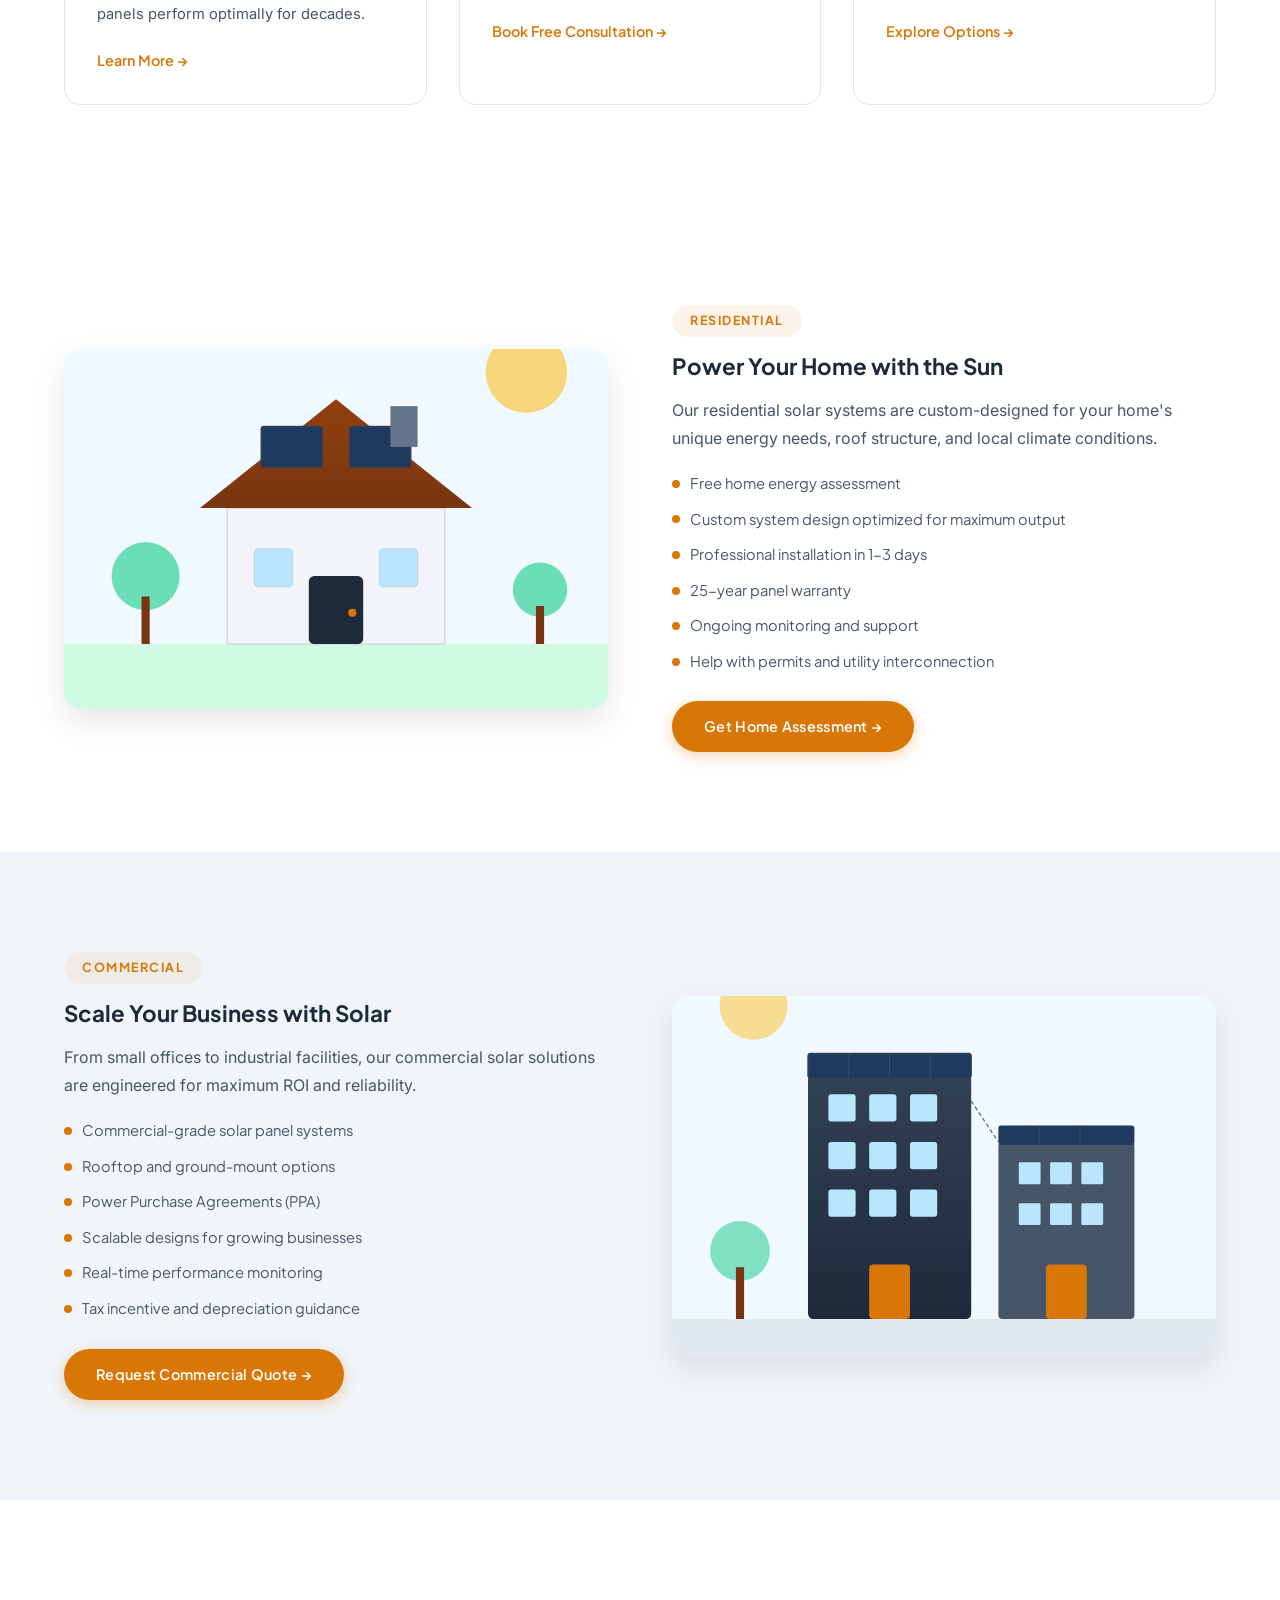
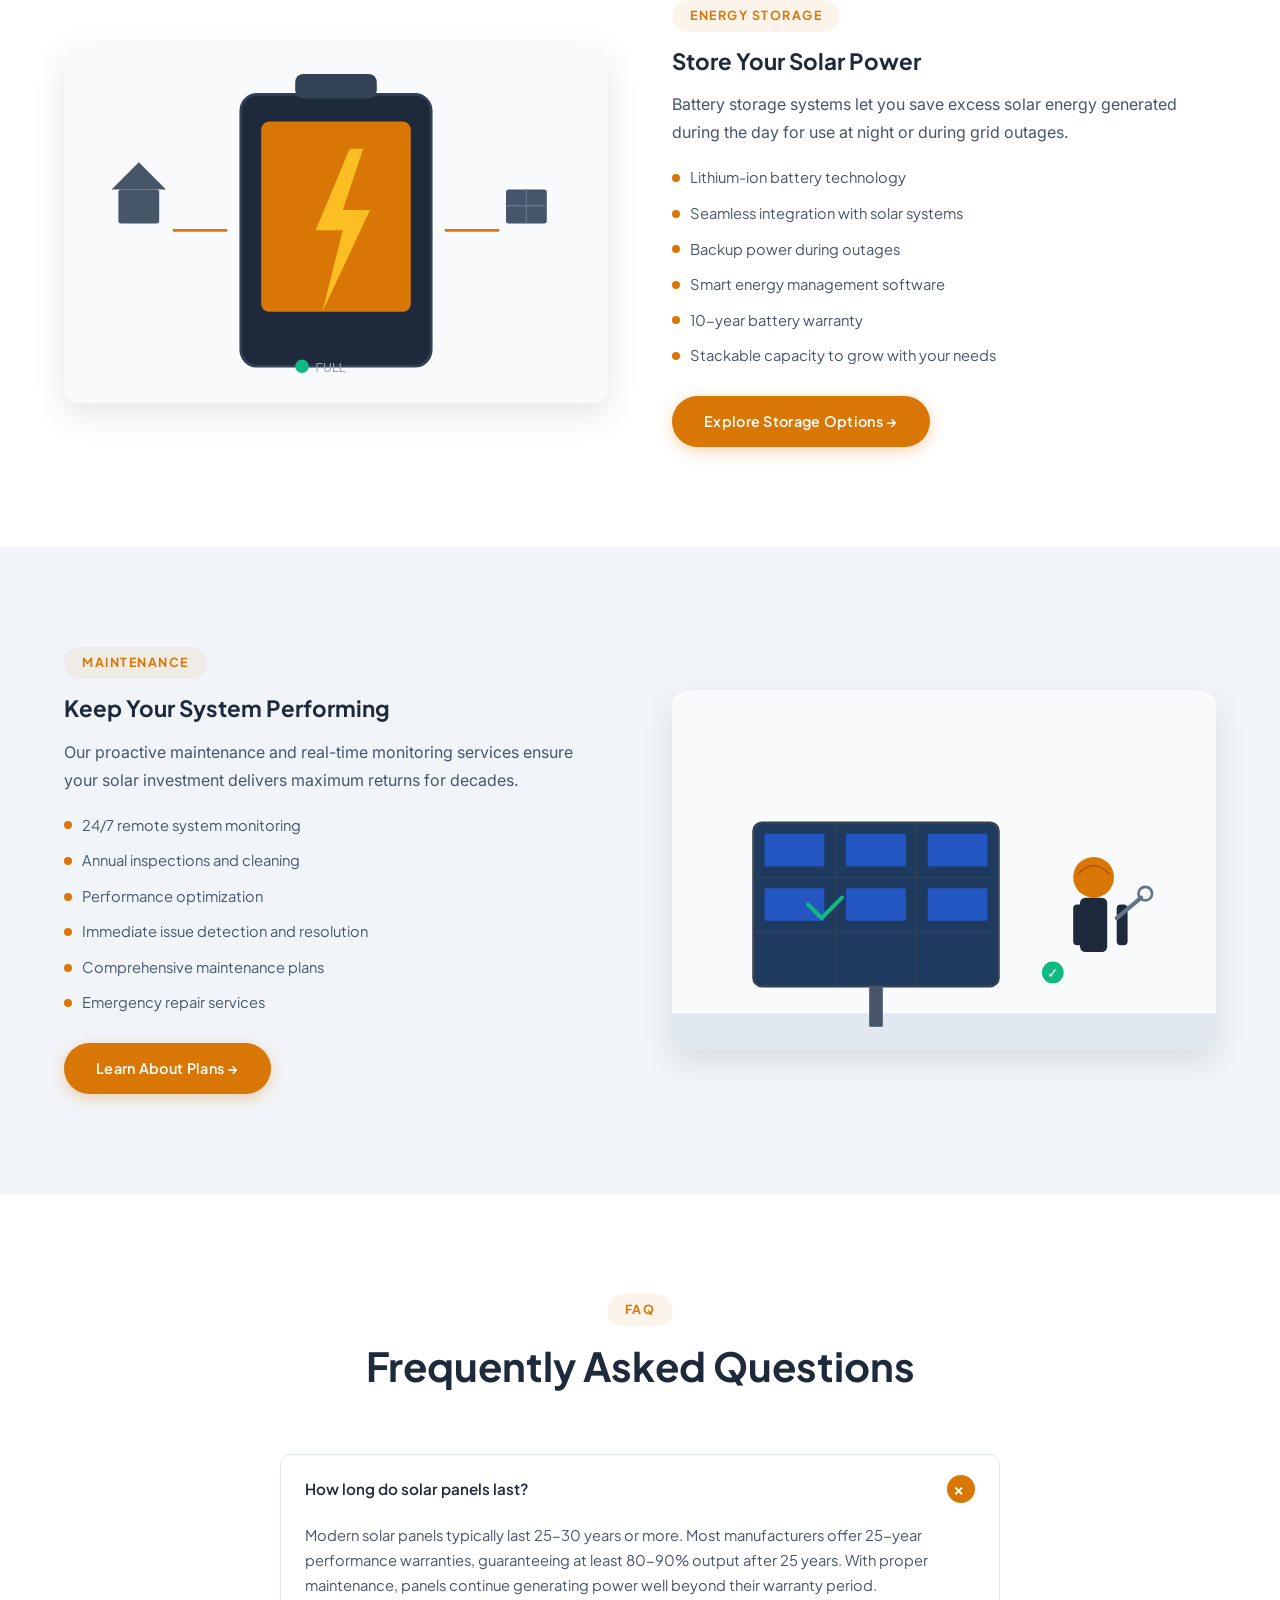
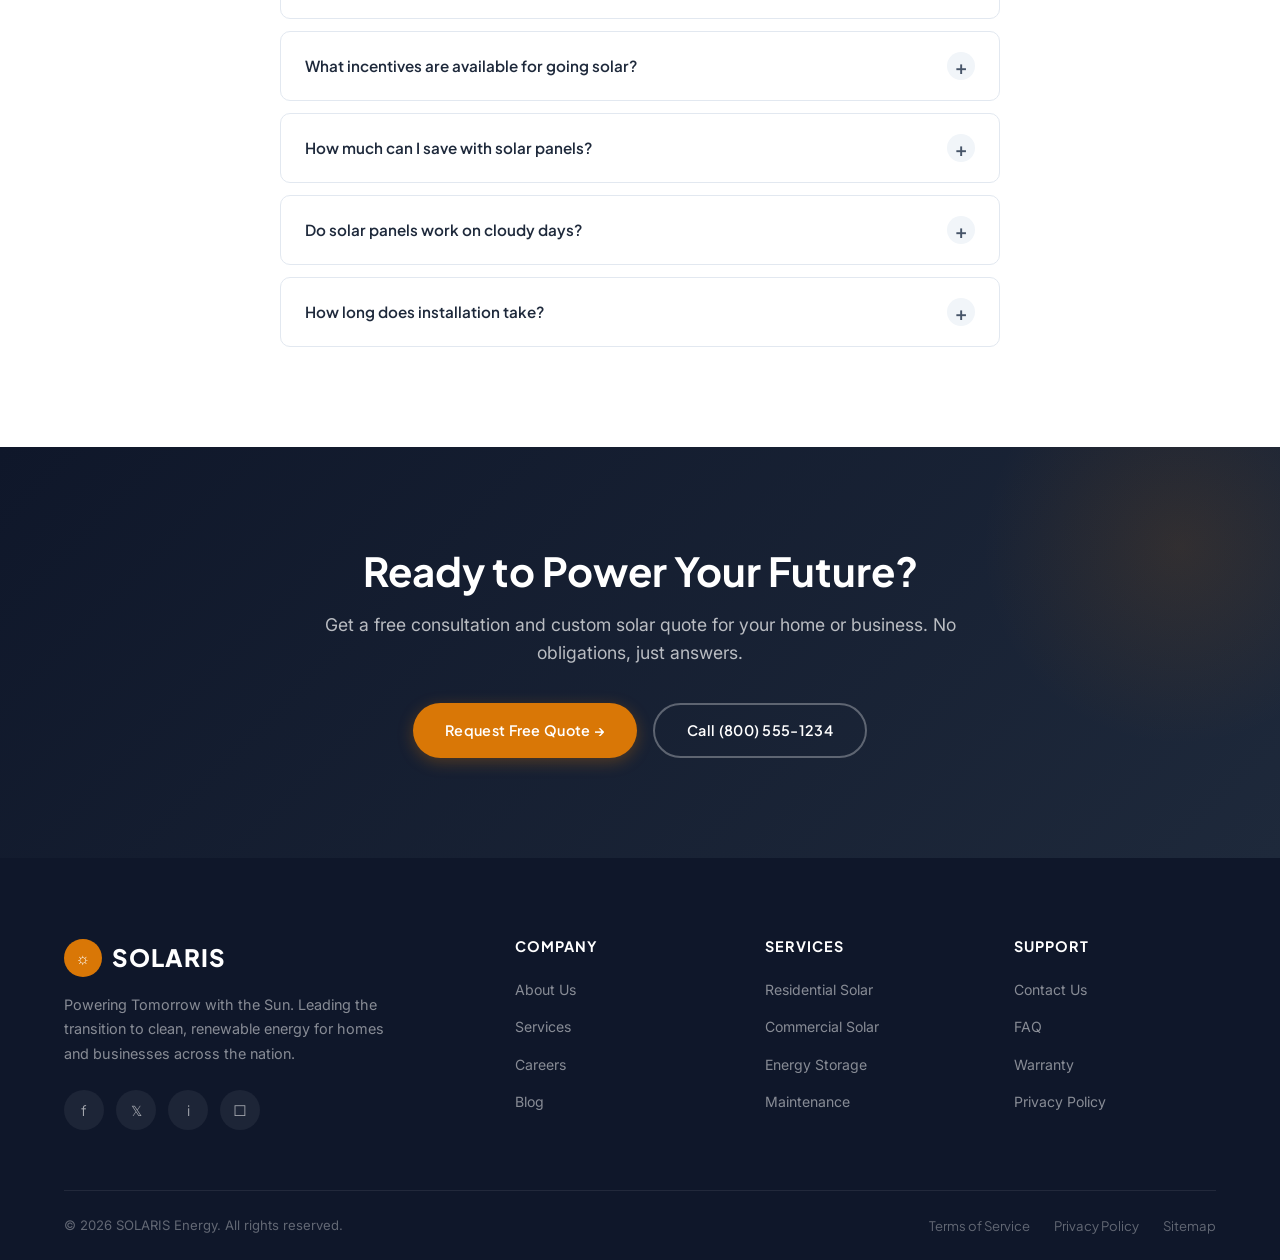
<file: services.html>
<!DOCTYPE html>
<html lang="en">
<head>
  <meta charset="UTF-8">
  <meta name="viewport" content="width=device-width, initial-scale=1.0">
  <meta name="description" content="SOLARIS Services — Residential solar, commercial installations, energy storage, and maintenance solutions.">
  <title>Services — SOLARIS Solar Energy</title>
  <link rel="preconnect" href="https://fonts.googleapis.com">
  <link rel="preconnect" href="https://fonts.gstatic.com" crossorigin>
  <link href="https://fonts.googleapis.com/css2?family=Plus+Jakarta+Sans:wght@400;500;600;700;800&family=Inter:wght@400;500;600&display=swap" rel="stylesheet">
  <link rel="stylesheet" href="style.css">
</head>
<body>

  <!-- Header -->
  <header class="header scrolled">
    <div class="container">
      <a href="index.html" class="logo">
        <div class="logo-icon">&#9788;</div>
        SOLARIS
      </a>
      <nav class="nav-links">
        <a href="index.html">Home</a>
        <a href="about.html">About</a>
        <a href="services.html" class="active">Services</a>
        <a href="contact.html" class="nav-cta">Get a Quote &rarr;</a>
      </nav>
      <button class="menu-toggle" aria-label="Toggle menu">
        <span></span><span></span><span></span>
      </button>
    </div>
  </header>

  <!-- Page Hero -->
  <section class="page-hero">
    <div class="container">
      <div class="breadcrumb">
        <a href="index.html">Home</a>
        <span class="breadcrumb-sep">/</span>
        <span>Services</span>
      </div>
      <h1>Our Services</h1>
      <p>End-to-end solar energy solutions tailored to your needs — from design and installation to maintenance and monitoring.</p>
    </div>
  </section>

  <!-- Services Overview -->
  <section class="section-pad">
    <div class="container">
      <div class="section-header">
        <div class="section-tag">What We Offer</div>
        <h2>Complete Solar Solutions</h2>
        <p>We provide everything you need to transition to clean, renewable energy.</p>
      </div>
      <div class="services-grid">
        <div class="service-card reveal">
          <div class="service-card-image">
            <img src="assets/img/residential.svg" alt="Residential solar panels">
          </div>
          <div class="service-card-body">
            <h3>Residential Solar</h3>
            <p>Custom home solar systems designed to maximize your savings and energy independence. We handle everything from permitting to installation.</p>
            <a href="#residential" class="service-link">Learn More &rarr;</a>
          </div>
        </div>
        <div class="service-card reveal">
          <div class="service-card-image">
            <img src="assets/img/commercial.svg" alt="Commercial solar installation">
          </div>
          <div class="service-card-body">
            <h3>Commercial Solar</h3>
            <p>Scalable solar solutions for businesses of all sizes. Reduce operational costs while demonstrating your commitment to sustainability.</p>
            <a href="#commercial" class="service-link">Learn More &rarr;</a>
          </div>
        </div>
        <div class="service-card reveal">
          <div class="service-card-image">
            <img src="assets/img/battery-storage.svg" alt="Battery energy storage systems">
          </div>
          <div class="service-card-body">
            <h3>Energy Storage</h3>
            <p>Advanced battery systems that store excess solar energy for use during peak hours, at night, or during power outages.</p>
            <a href="#storage" class="service-link">Learn More &rarr;</a>
          </div>
        </div>
        <div class="service-card reveal">
          <div class="service-card-image">
            <img src="assets/img/maintenance.svg" alt="Solar panel maintenance">
          </div>
          <div class="service-card-body">
            <h3>Maintenance &amp; Monitoring</h3>
            <p>Ongoing system monitoring, inspections, and maintenance to ensure your solar panels perform optimally for decades.</p>
            <a href="#maintenance" class="service-link">Learn More &rarr;</a>
          </div>
        </div>
        <div class="service-card reveal">
          <div class="service-card-image">
            <img src="assets/img/solar-panel.svg" alt="Solar consultation">
          </div>
          <div class="service-card-body">
            <h3>Solar Consultation</h3>
            <p>Free, comprehensive energy assessments to determine the best solar solution for your property and budget.</p>
            <a href="contact.html" class="service-link">Book Free Consultation &rarr;</a>
          </div>
        </div>
        <div class="service-card reveal">
          <div class="service-card-image">
            <img src="assets/img/savings.svg" alt="Solar financing options">
          </div>
          <div class="service-card-body">
            <h3>Financing Options</h3>
            <p>Flexible financing plans, lease options, and help maximizing federal and state incentives to make solar affordable.</p>
            <a href="contact.html" class="service-link">Explore Options &rarr;</a>
          </div>
        </div>
      </div>
    </div>
  </section>

  <!-- Residential Detail -->
  <section class="section-pad" id="residential">
    <div class="container">
      <div class="service-detail reveal">
        <div class="service-detail-image">
          <img src="assets/img/residential.svg" alt="Residential solar installation details">
        </div>
        <div class="service-detail-content">
          <div class="section-tag">Residential</div>
          <h3>Power Your Home with the Sun</h3>
          <p>Our residential solar systems are custom-designed for your home's unique energy needs, roof structure, and local climate conditions.</p>
          <ul class="service-features-list">
            <li>Free home energy assessment</li>
            <li>Custom system design optimized for maximum output</li>
            <li>Professional installation in 1-3 days</li>
            <li>25-year panel warranty</li>
            <li>Ongoing monitoring and support</li>
            <li>Help with permits and utility interconnection</li>
          </ul>
          <a href="contact.html" class="btn btn-primary">Get Home Assessment &rarr;</a>
        </div>
      </div>
    </div>
  </section>

  <!-- Commercial Detail -->
  <section class="features section-pad" id="commercial">
    <div class="container">
      <div class="service-detail reverse reveal">
        <div class="service-detail-image">
          <img src="assets/img/commercial.svg" alt="Commercial solar installation details">
        </div>
        <div class="service-detail-content">
          <div class="section-tag">Commercial</div>
          <h3>Scale Your Business with Solar</h3>
          <p>From small offices to industrial facilities, our commercial solar solutions are engineered for maximum ROI and reliability.</p>
          <ul class="service-features-list">
            <li>Commercial-grade solar panel systems</li>
            <li>Rooftop and ground-mount options</li>
            <li>Power Purchase Agreements (PPA)</li>
            <li>Scalable designs for growing businesses</li>
            <li>Real-time performance monitoring</li>
            <li>Tax incentive and depreciation guidance</li>
          </ul>
          <a href="contact.html" class="btn btn-primary">Request Commercial Quote &rarr;</a>
        </div>
      </div>
    </div>
  </section>

  <!-- Energy Storage Detail -->
  <section class="section-pad" id="storage">
    <div class="container">
      <div class="service-detail reveal">
        <div class="service-detail-image">
          <img src="assets/img/battery-storage.svg" alt="Energy storage system details">
        </div>
        <div class="service-detail-content">
          <div class="section-tag">Energy Storage</div>
          <h3>Store Your Solar Power</h3>
          <p>Battery storage systems let you save excess solar energy generated during the day for use at night or during grid outages.</p>
          <ul class="service-features-list">
            <li>Lithium-ion battery technology</li>
            <li>Seamless integration with solar systems</li>
            <li>Backup power during outages</li>
            <li>Smart energy management software</li>
            <li>10-year battery warranty</li>
            <li>Stackable capacity to grow with your needs</li>
          </ul>
          <a href="contact.html" class="btn btn-primary">Explore Storage Options &rarr;</a>
        </div>
      </div>
    </div>
  </section>

  <!-- Maintenance Detail -->
  <section class="features section-pad" id="maintenance">
    <div class="container">
      <div class="service-detail reverse reveal">
        <div class="service-detail-image">
          <img src="assets/img/maintenance.svg" alt="Solar maintenance and monitoring">
        </div>
        <div class="service-detail-content">
          <div class="section-tag">Maintenance</div>
          <h3>Keep Your System Performing</h3>
          <p>Our proactive maintenance and real-time monitoring services ensure your solar investment delivers maximum returns for decades.</p>
          <ul class="service-features-list">
            <li>24/7 remote system monitoring</li>
            <li>Annual inspections and cleaning</li>
            <li>Performance optimization</li>
            <li>Immediate issue detection and resolution</li>
            <li>Comprehensive maintenance plans</li>
            <li>Emergency repair services</li>
          </ul>
          <a href="contact.html" class="btn btn-primary">Learn About Plans &rarr;</a>
        </div>
      </div>
    </div>
  </section>

  <!-- FAQ -->
  <section class="section-pad">
    <div class="container">
      <div class="section-header">
        <div class="section-tag">FAQ</div>
        <h2>Frequently Asked Questions</h2>
      </div>
      <div class="faq-list">
        <div class="faq-item active">
          <div class="faq-question">
            How long do solar panels last?
            <div class="faq-toggle">+</div>
          </div>
          <div class="faq-answer">
            <div class="faq-answer-inner">Modern solar panels typically last 25-30 years or more. Most manufacturers offer 25-year performance warranties, guaranteeing at least 80-90% output after 25 years. With proper maintenance, panels continue generating power well beyond their warranty period.</div>
          </div>
        </div>
        <div class="faq-item">
          <div class="faq-question">
            What incentives are available for going solar?
            <div class="faq-toggle">+</div>
          </div>
          <div class="faq-answer">
            <div class="faq-answer-inner">The federal Investment Tax Credit (ITC) currently offers a 30% tax credit on solar installation costs. Many states and utilities offer additional rebates, tax credits, and performance-based incentives. Our team helps you identify and maximize all available incentives.</div>
          </div>
        </div>
        <div class="faq-item">
          <div class="faq-question">
            How much can I save with solar panels?
            <div class="faq-toggle">+</div>
          </div>
          <div class="faq-answer">
            <div class="faq-answer-inner">Savings vary based on your energy usage, location, and system size, but most homeowners save 50-80% on their electricity bills. Over the lifetime of the system, the average savings exceed $25,000-$50,000 depending on your utility rates.</div>
          </div>
        </div>
        <div class="faq-item">
          <div class="faq-question">
            Do solar panels work on cloudy days?
            <div class="faq-toggle">+</div>
          </div>
          <div class="faq-answer">
            <div class="faq-answer-inner">Yes, solar panels generate electricity on cloudy days, though at reduced efficiency (typically 10-25% of peak output). Germany, which receives less sunlight than most US states, is one of the world's largest solar energy producers. With battery storage, you can store excess energy from sunny days for cloudy periods.</div>
          </div>
        </div>
        <div class="faq-item">
          <div class="faq-question">
            How long does installation take?
            <div class="faq-toggle">+</div>
          </div>
          <div class="faq-answer">
            <div class="faq-answer-inner">Residential installations typically take 1-3 days. Commercial installations may take 1-4 weeks depending on system size and complexity. The permitting and utility approval process can take 2-6 weeks before installation begins.</div>
          </div>
        </div>
      </div>
    </div>
  </section>

  <!-- CTA -->
  <section class="cta-section">
    <div class="container">
      <div class="cta-content">
        <h2>Ready to Power Your Future?</h2>
        <p>Get a free consultation and custom solar quote for your home or business. No obligations, just answers.</p>
        <div class="cta-buttons">
          <a href="contact.html" class="btn btn-primary">Request Free Quote &rarr;</a>
          <a href="tel:+18005551234" class="btn btn-secondary">Call (800) 555-1234</a>
        </div>
      </div>
    </div>
  </section>

  <!-- Footer -->
  <footer class="footer">
    <div class="container">
      <div class="footer-grid">
        <div class="footer-brand">
          <a href="index.html" class="logo">
            <div class="logo-icon">&#9788;</div>
            SOLARIS
          </a>
          <p>Powering Tomorrow with the Sun. Leading the transition to clean, renewable energy for homes and businesses across the nation.</p>
          <div class="footer-social">
            <a href="#" aria-label="Facebook">&#102;</a>
            <a href="#" aria-label="Twitter">&#120143;</a>
            <a href="#" aria-label="LinkedIn">&#105;</a>
            <a href="#" aria-label="Instagram">&#9633;</a>
          </div>
        </div>
        <div class="footer-col">
          <h4>Company</h4>
          <ul>
            <li><a href="about.html">About Us</a></li>
            <li><a href="services.html">Services</a></li>
            <li><a href="#">Careers</a></li>
            <li><a href="#">Blog</a></li>
          </ul>
        </div>
        <div class="footer-col">
          <h4>Services</h4>
          <ul>
            <li><a href="services.html">Residential Solar</a></li>
            <li><a href="services.html">Commercial Solar</a></li>
            <li><a href="services.html">Energy Storage</a></li>
            <li><a href="services.html">Maintenance</a></li>
          </ul>
        </div>
        <div class="footer-col">
          <h4>Support</h4>
          <ul>
            <li><a href="contact.html">Contact Us</a></li>
            <li><a href="#">FAQ</a></li>
            <li><a href="#">Warranty</a></li>
            <li><a href="#">Privacy Policy</a></li>
          </ul>
        </div>
      </div>
      <div class="footer-bottom">
        <p>&copy; 2026 SOLARIS Energy. All rights reserved.</p>
        <div class="footer-bottom-links">
          <a href="#">Terms of Service</a>
          <a href="#">Privacy Policy</a>
          <a href="#">Sitemap</a>
        </div>
      </div>
    </div>
  </footer>

  <script src="main.js"></script>
</body>
</html>
</file>
<file: style.css>
/* ============================================
   SOLARIS — Solar Energy HTML Template
   Colors: Amber #D97706 + Navy #1E293B
   Fonts: Plus Jakarta Sans + Inter
   ============================================ */

/* ---------- Reset & Base ---------- */
*,
*::before,
*::after {
  margin: 0;
  padding: 0;
  box-sizing: border-box;
}

:root {
  --amber: #D97706;
  --amber-light: #F59E0B;
  --amber-lighter: #FDE68A;
  --amber-bg: #FFFBEB;
  --navy: #1E293B;
  --navy-dark: #0F172A;
  --navy-light: #334155;
  --slate: #475569;
  --slate-light: #64748B;
  --slate-lighter: #94A3B8;
  --gray-100: #F1F5F9;
  --gray-200: #E2E8F0;
  --gray-300: #CBD5E1;
  --white: #FFFFFF;
  --green: #10B981;
  --blue: #2563EB;
  --shadow-sm: 0 1px 2px rgba(0,0,0,0.06);
  --shadow-md: 0 4px 12px rgba(0,0,0,0.08);
  --shadow-lg: 0 12px 32px rgba(0,0,0,0.1);
  --shadow-xl: 0 20px 48px rgba(0,0,0,0.12);
  --radius-sm: 6px;
  --radius-md: 10px;
  --radius-lg: 16px;
  --radius-xl: 24px;
  --transition: 0.3s cubic-bezier(0.4, 0, 0.2, 1);
}

html {
  scroll-behavior: smooth;
  -webkit-text-size-adjust: 100%;
}

body {
  font-family: 'Plus Jakarta Sans', 'Inter', -apple-system, BlinkMacSystemFont, sans-serif;
  font-size: 16px;
  line-height: 1.6;
  color: var(--navy);
  background: var(--white);
  -webkit-font-smoothing: antialiased;
  -moz-osx-font-smoothing: grayscale;
}

img {
  max-width: 100%;
  height: auto;
  display: block;
}

a {
  text-decoration: none;
  color: inherit;
  transition: var(--transition);
}

ul, ol {
  list-style: none;
}

h1, h2, h3, h4, h5, h6 {
  font-family: 'Plus Jakarta Sans', sans-serif;
  font-weight: 700;
  line-height: 1.2;
  color: var(--navy);
}

h1 { font-size: clamp(2.2rem, 5vw, 3.5rem); }
h2 { font-size: clamp(1.8rem, 3.5vw, 2.5rem); }
h3 { font-size: clamp(1.2rem, 2vw, 1.5rem); }

p {
  color: var(--slate);
  font-family: 'Inter', sans-serif;
}

.container {
  width: 100%;
  max-width: 1200px;
  margin: 0 auto;
  padding: 0 24px;
}

/* ---------- Utility ---------- */
.text-amber { color: var(--amber); }
.text-navy { color: var(--navy); }
.text-center { text-align: center; }
.bg-navy { background: var(--navy); }
.bg-amber { background: var(--amber); }

.section-pad {
  padding: 100px 0;
}

/* ---------- Header ---------- */
.header {
  position: fixed;
  top: 0;
  left: 0;
  width: 100%;
  z-index: 1000;
  padding: 16px 0;
  transition: var(--transition);
  background: transparent;
}

.header.scrolled {
  background: rgba(255,255,255,0.95);
  backdrop-filter: blur(12px);
  -webkit-backdrop-filter: blur(12px);
  box-shadow: var(--shadow-sm);
  padding: 10px 0;
}

.header .container {
  display: flex;
  align-items: center;
  justify-content: space-between;
}

.logo {
  display: flex;
  align-items: center;
  gap: 10px;
  font-family: 'Plus Jakarta Sans', sans-serif;
  font-size: 1.5rem;
  font-weight: 800;
  letter-spacing: 1px;
}

.logo-icon {
  width: 38px;
  height: 38px;
  background: var(--amber);
  border-radius: 50%;
  display: flex;
  align-items: center;
  justify-content: center;
  color: white;
  font-size: 1rem;
}

.header.scrolled .logo-icon {
  background: var(--amber);
}

.header:not(.scrolled) .logo {
  color: var(--white);
}

.header:not(.scrolled) .logo-icon {
  background: var(--amber);
}

.nav-links {
  display: flex;
  align-items: center;
  gap: 32px;
}

.nav-links a {
  font-family: 'Inter', sans-serif;
  font-size: 0.9rem;
  font-weight: 500;
  color: var(--slate);
  position: relative;
  padding: 4px 0;
}

.header:not(.scrolled) .nav-links a {
  color: rgba(255,255,255,0.85);
}

.nav-links a::after {
  content: '';
  position: absolute;
  bottom: 0;
  left: 0;
  width: 0;
  height: 2px;
  background: var(--amber);
  transition: var(--transition);
}

.nav-links a:hover::after,
.nav-links a.active::after {
  width: 100%;
}

.nav-links a:hover,
.nav-links a.active {
  color: var(--amber);
}

.nav-cta {
  display: inline-flex;
  align-items: center;
  gap: 8px;
  background: var(--amber);
  color: var(--white) !important;
  padding: 10px 24px;
  border-radius: 50px;
  font-weight: 600;
  font-size: 0.85rem;
  letter-spacing: 0.3px;
  transition: var(--transition);
}

.nav-cta:hover {
  background: var(--amber-light);
  transform: translateY(-1px);
  box-shadow: 0 4px 16px rgba(217,119,6,0.3);
}

.nav-cta::after {
  display: none !important;
}

/* Mobile menu toggle */
.menu-toggle {
  display: none;
  flex-direction: column;
  gap: 5px;
  background: none;
  border: none;
  cursor: pointer;
  padding: 4px;
}

.menu-toggle span {
  width: 24px;
  height: 2px;
  background: var(--navy);
  transition: var(--transition);
  border-radius: 2px;
}

.header:not(.scrolled) .menu-toggle span {
  background: var(--white);
}

/* ---------- Hero ---------- */
.hero {
  position: relative;
  min-height: 100vh;
  display: flex;
  align-items: center;
  background: linear-gradient(135deg, var(--navy-dark) 0%, var(--navy) 50%, var(--navy-light) 100%);
  overflow: hidden;
}

.hero-bg-pattern {
  position: absolute;
  top: 0;
  left: 0;
  width: 100%;
  height: 100%;
  opacity: 0.05;
  background-image: radial-gradient(circle at 2px 2px, rgba(255,255,255,0.3) 1px, transparent 0);
  background-size: 40px 40px;
}

.hero-glow {
  position: absolute;
  top: -100px;
  right: -100px;
  width: 500px;
  height: 500px;
  background: radial-gradient(circle, rgba(217,119,6,0.15) 0%, transparent 70%);
  border-radius: 50%;
  pointer-events: none;
}

.hero-glow-2 {
  position: absolute;
  bottom: -150px;
  left: -100px;
  width: 400px;
  height: 400px;
  background: radial-gradient(circle, rgba(37,99,235,0.1) 0%, transparent 70%);
  border-radius: 50%;
  pointer-events: none;
}

.hero .container {
  position: relative;
  z-index: 2;
  display: grid;
  grid-template-columns: 1fr 1fr;
  gap: 60px;
  align-items: center;
  padding-top: 100px;
}

.hero-content {
  max-width: 560px;
}

.hero-badge {
  display: inline-flex;
  align-items: center;
  gap: 8px;
  background: rgba(217,119,6,0.12);
  border: 1px solid rgba(217,119,6,0.25);
  color: var(--amber-light);
  padding: 6px 16px;
  border-radius: 50px;
  font-size: 0.8rem;
  font-weight: 600;
  letter-spacing: 0.5px;
  text-transform: uppercase;
  margin-bottom: 24px;
}

.hero h1 {
  color: var(--white);
  margin-bottom: 20px;
  letter-spacing: -0.5px;
}

.hero h1 span {
  color: var(--amber);
  position: relative;
}

.hero p {
  color: rgba(255,255,255,0.7);
  font-size: 1.1rem;
  margin-bottom: 36px;
  max-width: 480px;
  line-height: 1.7;
}

.hero-buttons {
  display: flex;
  gap: 16px;
  flex-wrap: wrap;
}

.hero-image {
  display: flex;
  justify-content: center;
  align-items: center;
}

.hero-image img {
  width: 100%;
  max-width: 420px;
  filter: drop-shadow(0 20px 40px rgba(217,119,6,0.2));
  animation: float 6s ease-in-out infinite;
}

@keyframes float {
  0%, 100% { transform: translateY(0); }
  50% { transform: translateY(-15px); }
}

.hero-stats {
  display: flex;
  gap: 40px;
  margin-top: 48px;
  padding-top: 32px;
  border-top: 1px solid rgba(255,255,255,0.1);
}

.hero-stat h3 {
  color: var(--amber);
  font-size: 2rem;
  font-weight: 800;
}

.hero-stat p {
  color: rgba(255,255,255,0.5);
  font-size: 0.8rem;
  text-transform: uppercase;
  letter-spacing: 1px;
  margin-bottom: 0;
}

/* ---------- Buttons ---------- */
.btn {
  display: inline-flex;
  align-items: center;
  justify-content: center;
  gap: 8px;
  padding: 14px 32px;
  border-radius: 50px;
  font-family: 'Plus Jakarta Sans', sans-serif;
  font-size: 0.9rem;
  font-weight: 600;
  cursor: pointer;
  transition: var(--transition);
  border: none;
  outline: none;
  letter-spacing: 0.3px;
}

.btn-primary {
  background: var(--amber);
  color: var(--white);
  box-shadow: 0 4px 16px rgba(217,119,6,0.3);
}

.btn-primary:hover {
  background: var(--amber-light);
  transform: translateY(-2px);
  box-shadow: 0 8px 24px rgba(217,119,6,0.4);
}

.btn-secondary {
  background: transparent;
  color: var(--white);
  border: 2px solid rgba(255,255,255,0.3);
}

.btn-secondary:hover {
  border-color: var(--amber);
  color: var(--amber);
  background: rgba(217,119,6,0.08);
}

.btn-outline {
  background: transparent;
  color: var(--navy);
  border: 2px solid var(--gray-200);
}

.btn-outline:hover {
  border-color: var(--amber);
  color: var(--amber);
}

.btn-dark {
  background: var(--navy);
  color: var(--white);
}

.btn-dark:hover {
  background: var(--navy-light);
  transform: translateY(-2px);
}

/* ---------- Section Header ---------- */
.section-header {
  text-align: center;
  max-width: 640px;
  margin: 0 auto 64px;
}

.section-tag {
  display: inline-block;
  background: rgba(217,119,6,0.08);
  color: var(--amber);
  padding: 6px 18px;
  border-radius: 50px;
  font-size: 0.78rem;
  font-weight: 700;
  text-transform: uppercase;
  letter-spacing: 1.5px;
  margin-bottom: 16px;
}

.section-header h2 {
  margin-bottom: 16px;
}

.section-header p {
  font-size: 1.05rem;
  line-height: 1.7;
}

/* ---------- Features / Why Solar ---------- */
.features {
  background: var(--gray-100);
}

.features-grid {
  display: grid;
  grid-template-columns: repeat(3, 1fr);
  gap: 32px;
}

.feature-card {
  background: var(--white);
  border-radius: var(--radius-lg);
  padding: 40px 32px;
  transition: var(--transition);
  border: 1px solid var(--gray-200);
}

.feature-card:hover {
  transform: translateY(-6px);
  box-shadow: var(--shadow-lg);
  border-color: transparent;
}

.feature-icon {
  width: 64px;
  height: 64px;
  background: rgba(217,119,6,0.08);
  border-radius: var(--radius-md);
  display: flex;
  align-items: center;
  justify-content: center;
  font-size: 1.8rem;
  margin-bottom: 24px;
  transition: var(--transition);
}

.feature-card:hover .feature-icon {
  background: var(--amber);
}

.feature-card h3 {
  margin-bottom: 12px;
  font-size: 1.15rem;
}

.feature-card p {
  font-size: 0.92rem;
  line-height: 1.65;
}

/* ---------- Services ---------- */
.services-grid {
  display: grid;
  grid-template-columns: repeat(3, 1fr);
  gap: 32px;
}

.service-card {
  background: var(--white);
  border-radius: var(--radius-lg);
  overflow: hidden;
  transition: var(--transition);
  border: 1px solid var(--gray-200);
}

.service-card:hover {
  transform: translateY(-6px);
  box-shadow: var(--shadow-lg);
  border-color: transparent;
}

.service-card-image {
  width: 100%;
  height: 220px;
  overflow: hidden;
  background: var(--gray-100);
}

.service-card-image img {
  width: 100%;
  height: 100%;
  object-fit: cover;
  transition: var(--transition);
}

.service-card:hover .service-card-image img {
  transform: scale(1.05);
}

.service-card-body {
  padding: 32px;
}

.service-card-body h3 {
  margin-bottom: 12px;
}

.service-card-body p {
  font-size: 0.92rem;
  line-height: 1.65;
  margin-bottom: 20px;
}

.service-link {
  display: inline-flex;
  align-items: center;
  gap: 8px;
  color: var(--amber);
  font-weight: 600;
  font-size: 0.9rem;
}

.service-link:hover {
  gap: 12px;
}

/* ---------- About Page ---------- */
.page-hero {
  padding: 160px 0 80px;
  background: linear-gradient(135deg, var(--navy-dark), var(--navy));
  position: relative;
  overflow: hidden;
}

.page-hero::before {
  content: '';
  position: absolute;
  top: 0;
  left: 0;
  width: 100%;
  height: 100%;
  opacity: 0.05;
  background-image: radial-gradient(circle at 2px 2px, rgba(255,255,255,0.3) 1px, transparent 0);
  background-size: 40px 40px;
}

.page-hero .container {
  position: relative;
  z-index: 2;
}

.page-hero h1 {
  color: var(--white);
  margin-bottom: 16px;
}

.page-hero p {
  color: rgba(255,255,255,0.7);
  font-size: 1.1rem;
  max-width: 540px;
}

.breadcrumb {
  display: flex;
  align-items: center;
  gap: 8px;
  margin-bottom: 24px;
  font-size: 0.85rem;
}

.breadcrumb a {
  color: rgba(255,255,255,0.5);
}

.breadcrumb a:hover {
  color: var(--amber);
}

.breadcrumb span {
  color: var(--amber);
}

.breadcrumb-sep {
  color: rgba(255,255,255,0.3);
}

/* About Content */
.about-grid {
  display: grid;
  grid-template-columns: 1fr 1fr;
  gap: 64px;
  align-items: center;
}

.about-image {
  border-radius: var(--radius-lg);
  overflow: hidden;
  box-shadow: var(--shadow-lg);
}

.about-image img {
  width: 100%;
  height: 400px;
  object-fit: cover;
}

.about-content h2 {
  margin-bottom: 20px;
}

.about-content p {
  font-size: 1rem;
  line-height: 1.75;
  margin-bottom: 16px;
}

/* Mission / Vision */
.mv-grid {
  display: grid;
  grid-template-columns: 1fr 1fr;
  gap: 32px;
}

.mv-card {
  background: var(--white);
  border-radius: var(--radius-lg);
  padding: 48px 40px;
  border: 1px solid var(--gray-200);
  transition: var(--transition);
}

.mv-card:hover {
  box-shadow: var(--shadow-md);
}

.mv-card-icon {
  width: 56px;
  height: 56px;
  background: rgba(217,119,6,0.08);
  border-radius: var(--radius-md);
  display: flex;
  align-items: center;
  justify-content: center;
  font-size: 1.5rem;
  margin-bottom: 20px;
}

.mv-card h3 {
  margin-bottom: 12px;
  font-size: 1.3rem;
}

.mv-card p {
  font-size: 0.95rem;
  line-height: 1.7;
}

/* Team */
.team-grid {
  display: grid;
  grid-template-columns: repeat(4, 1fr);
  gap: 32px;
}

.team-card {
  text-align: center;
}

.team-avatar {
  width: 120px;
  height: 120px;
  border-radius: 50%;
  overflow: hidden;
  margin: 0 auto 20px;
  border: 4px solid var(--gray-200);
  background: var(--gray-100);
  display: flex;
  align-items: center;
  justify-content: center;
  font-size: 2.5rem;
}

.team-card h4 {
  font-size: 1rem;
  margin-bottom: 4px;
}

.team-card p {
  font-size: 0.85rem;
  color: var(--amber);
  font-weight: 500;
}

/* ---------- Values / Stats ---------- */
.stats-bar {
  background: var(--navy);
  padding: 60px 0;
}

.stats-grid {
  display: grid;
  grid-template-columns: repeat(4, 1fr);
  gap: 32px;
  text-align: center;
}

.stat-item h3 {
  color: var(--amber);
  font-size: 2.5rem;
  font-weight: 800;
  margin-bottom: 4px;
}

.stat-item p {
  color: rgba(255,255,255,0.6);
  font-size: 0.85rem;
  text-transform: uppercase;
  letter-spacing: 1px;
}

/* ---------- Contact ---------- */
.contact-grid {
  display: grid;
  grid-template-columns: 1fr 1fr;
  gap: 64px;
}

.contact-info h3 {
  font-size: 1.3rem;
  margin-bottom: 20px;
}

.contact-info p {
  font-size: 1rem;
  line-height: 1.75;
  margin-bottom: 32px;
}

.contact-details {
  display: flex;
  flex-direction: column;
  gap: 24px;
}

.contact-item {
  display: flex;
  align-items: flex-start;
  gap: 16px;
}

.contact-item-icon {
  width: 48px;
  height: 48px;
  min-width: 48px;
  background: rgba(217,119,6,0.08);
  border-radius: var(--radius-md);
  display: flex;
  align-items: center;
  justify-content: center;
  font-size: 1.2rem;
}

.contact-item-text h4 {
  font-size: 0.9rem;
  margin-bottom: 2px;
}

.contact-item-text p {
  font-size: 0.9rem;
  margin-bottom: 0;
}

/* Form */
.contact-form-card {
  background: var(--white);
  border-radius: var(--radius-lg);
  padding: 48px;
  box-shadow: var(--shadow-lg);
  border: 1px solid var(--gray-200);
}

.contact-form-card h3 {
  font-size: 1.3rem;
  margin-bottom: 28px;
}

.form-group {
  margin-bottom: 20px;
}

.form-group label {
  display: block;
  font-size: 0.85rem;
  font-weight: 600;
  color: var(--navy);
  margin-bottom: 8px;
  font-family: 'Plus Jakarta Sans', sans-serif;
}

.form-group input,
.form-group select,
.form-group textarea {
  width: 100%;
  padding: 12px 16px;
  border: 1.5px solid var(--gray-200);
  border-radius: var(--radius-sm);
  font-family: 'Inter', sans-serif;
  font-size: 0.9rem;
  color: var(--navy);
  transition: var(--transition);
  background: var(--white);
  outline: none;
}

.form-group input:focus,
.form-group select:focus,
.form-group textarea:focus {
  border-color: var(--amber);
  box-shadow: 0 0 0 3px rgba(217,119,6,0.1);
}

.form-group textarea {
  resize: vertical;
  min-height: 120px;
}

.form-row {
  display: grid;
  grid-template-columns: 1fr 1fr;
  gap: 16px;
}

/* ---------- CTA Section ---------- */
.cta-section {
  background: linear-gradient(135deg, var(--navy-dark) 0%, var(--navy) 100%);
  padding: 100px 0;
  position: relative;
  overflow: hidden;
}

.cta-section::before {
  content: '';
  position: absolute;
  top: -100px;
  right: -100px;
  width: 400px;
  height: 400px;
  background: radial-gradient(circle, rgba(217,119,6,0.12) 0%, transparent 70%);
  border-radius: 50%;
}

.cta-content {
  position: relative;
  z-index: 2;
  text-align: center;
  max-width: 640px;
  margin: 0 auto;
}

.cta-content h2 {
  color: var(--white);
  margin-bottom: 16px;
}

.cta-content p {
  color: rgba(255,255,255,0.7);
  font-size: 1.1rem;
  margin-bottom: 36px;
}

.cta-buttons {
  display: flex;
  gap: 16px;
  justify-content: center;
  flex-wrap: wrap;
}

/* ---------- Footer ---------- */
.footer {
  background: var(--navy-dark);
  padding: 80px 0 0;
}

.footer-grid {
  display: grid;
  grid-template-columns: 2fr 1fr 1fr 1fr;
  gap: 48px;
  padding-bottom: 60px;
  border-bottom: 1px solid rgba(255,255,255,0.08);
}

.footer-brand .logo {
  color: var(--white);
  margin-bottom: 16px;
}

.footer-brand p {
  color: rgba(255,255,255,0.5);
  font-size: 0.9rem;
  line-height: 1.7;
  max-width: 320px;
  margin-bottom: 24px;
}

.footer-social {
  display: flex;
  gap: 12px;
}

.footer-social a {
  width: 40px;
  height: 40px;
  border-radius: 50%;
  background: rgba(255,255,255,0.06);
  display: flex;
  align-items: center;
  justify-content: center;
  color: rgba(255,255,255,0.6);
  font-size: 0.9rem;
  transition: var(--transition);
}

.footer-social a:hover {
  background: var(--amber);
  color: var(--white);
}

.footer-col h4 {
  color: var(--white);
  font-size: 0.9rem;
  font-weight: 700;
  text-transform: uppercase;
  letter-spacing: 1px;
  margin-bottom: 20px;
}

.footer-col ul {
  display: flex;
  flex-direction: column;
  gap: 12px;
}

.footer-col a {
  color: rgba(255,255,255,0.5);
  font-size: 0.88rem;
  font-family: 'Inter', sans-serif;
}

.footer-col a:hover {
  color: var(--amber);
}

.footer-bottom {
  padding: 24px 0;
  display: flex;
  align-items: center;
  justify-content: space-between;
}

.footer-bottom p {
  color: rgba(255,255,255,0.35);
  font-size: 0.82rem;
}

.footer-bottom-links {
  display: flex;
  gap: 24px;
}

.footer-bottom-links a {
  color: rgba(255,255,255,0.35);
  font-size: 0.82rem;
}

.footer-bottom-links a:hover {
  color: var(--amber);
}

/* ---------- Process / How It Works ---------- */
.process-grid {
  display: grid;
  grid-template-columns: repeat(4, 1fr);
  gap: 32px;
}

.process-step {
  text-align: center;
  position: relative;
}

.process-step::after {
  content: '';
  position: absolute;
  top: 32px;
  right: -16px;
  width: 32px;
  height: 2px;
  background: var(--gray-200);
}

.process-step:last-child::after {
  display: none;
}

.process-number {
  width: 64px;
  height: 64px;
  border-radius: 50%;
  background: rgba(217,119,6,0.08);
  color: var(--amber);
  font-size: 1.3rem;
  font-weight: 800;
  display: flex;
  align-items: center;
  justify-content: center;
  margin: 0 auto 20px;
  transition: var(--transition);
}

.process-step:hover .process-number {
  background: var(--amber);
  color: var(--white);
}

.process-step h4 {
  font-size: 1rem;
  margin-bottom: 8px;
}

.process-step p {
  font-size: 0.88rem;
  line-height: 1.6;
}

/* ---------- Testimonials ---------- */
.testimonials {
  background: var(--gray-100);
}

.testimonial-grid {
  display: grid;
  grid-template-columns: repeat(3, 1fr);
  gap: 32px;
}

.testimonial-card {
  background: var(--white);
  border-radius: var(--radius-lg);
  padding: 36px;
  border: 1px solid var(--gray-200);
  transition: var(--transition);
}

.testimonial-card:hover {
  box-shadow: var(--shadow-md);
}

.testimonial-stars {
  color: var(--amber);
  font-size: 1rem;
  margin-bottom: 16px;
  letter-spacing: 2px;
}

.testimonial-card blockquote {
  font-size: 0.95rem;
  line-height: 1.7;
  color: var(--slate);
  font-style: italic;
  margin-bottom: 24px;
}

.testimonial-author {
  display: flex;
  align-items: center;
  gap: 12px;
}

.testimonial-avatar {
  width: 44px;
  height: 44px;
  border-radius: 50%;
  background: var(--amber);
  display: flex;
  align-items: center;
  justify-content: center;
  color: var(--white);
  font-weight: 700;
  font-size: 0.9rem;
}

.testimonial-author h5 {
  font-size: 0.9rem;
  margin-bottom: 0;
}

.testimonial-author p {
  font-size: 0.8rem;
  margin-bottom: 0;
}

/* ---------- FAQ ---------- */
.faq-list {
  max-width: 720px;
  margin: 0 auto;
  display: flex;
  flex-direction: column;
  gap: 12px;
}

.faq-item {
  background: var(--white);
  border-radius: var(--radius-md);
  border: 1px solid var(--gray-200);
  overflow: hidden;
}

.faq-question {
  display: flex;
  align-items: center;
  justify-content: space-between;
  padding: 20px 24px;
  cursor: pointer;
  font-weight: 600;
  font-size: 0.95rem;
  color: var(--navy);
  transition: var(--transition);
}

.faq-question:hover {
  color: var(--amber);
}

.faq-toggle {
  width: 28px;
  height: 28px;
  border-radius: 50%;
  background: var(--gray-100);
  display: flex;
  align-items: center;
  justify-content: center;
  font-size: 1.2rem;
  color: var(--slate);
  transition: var(--transition);
  flex-shrink: 0;
}

.faq-item.active .faq-toggle {
  background: var(--amber);
  color: var(--white);
  transform: rotate(45deg);
}

.faq-answer {
  max-height: 0;
  overflow: hidden;
  transition: max-height 0.4s ease;
}

.faq-answer-inner {
  padding: 0 24px 20px;
  font-size: 0.92rem;
  line-height: 1.7;
  color: var(--slate);
}

.faq-item.active .faq-answer {
  max-height: 300px;
}

/* ---------- Service Detail Sections ---------- */
.service-detail {
  display: grid;
  grid-template-columns: 1fr 1fr;
  gap: 64px;
  align-items: center;
}

.service-detail.reverse {
  direction: rtl;
}

.service-detail.reverse > * {
  direction: ltr;
}

.service-detail-image {
  border-radius: var(--radius-lg);
  overflow: hidden;
  box-shadow: var(--shadow-lg);
}

.service-detail-image img {
  width: 100%;
  height: 360px;
  object-fit: cover;
}

.service-detail-content h3 {
  font-size: 1.4rem;
  margin-bottom: 16px;
}

.service-detail-content p {
  font-size: 1rem;
  line-height: 1.75;
  margin-bottom: 20px;
}

.service-features-list {
  display: flex;
  flex-direction: column;
  gap: 12px;
  margin-bottom: 28px;
}

.service-features-list li {
  display: flex;
  align-items: center;
  gap: 10px;
  font-size: 0.92rem;
  color: var(--slate);
}

.service-features-list li::before {
  content: '';
  width: 8px;
  height: 8px;
  background: var(--amber);
  border-radius: 50%;
  flex-shrink: 0;
}

/* ---------- Map / Contact Info Section ---------- */
.contact-map-section {
  background: var(--gray-100);
  padding: 80px 0;
}

.contact-grid-detail {
  display: grid;
  grid-template-columns: 1fr 1fr 1fr;
  gap: 32px;
}

.contact-card {
  background: var(--white);
  border-radius: var(--radius-lg);
  padding: 36px;
  text-align: center;
  border: 1px solid var(--gray-200);
  transition: var(--transition);
}

.contact-card:hover {
  box-shadow: var(--shadow-md);
  border-color: transparent;
}

.contact-card-icon {
  width: 64px;
  height: 64px;
  background: rgba(217,119,6,0.08);
  border-radius: 50%;
  display: flex;
  align-items: center;
  justify-content: center;
  font-size: 1.5rem;
  margin: 0 auto 20px;
}

.contact-card h4 {
  font-size: 1rem;
  margin-bottom: 8px;
}

.contact-card p {
  font-size: 0.9rem;
  line-height: 1.6;
}

/* ---------- Responsive ---------- */
@media (max-width: 1024px) {
  .hero .container {
    grid-template-columns: 1fr;
    text-align: center;
  }

  .hero-content {
    max-width: 100%;
  }

  .hero p {
    max-width: 100%;
    margin-left: auto;
    margin-right: auto;
  }

  .hero-buttons {
    justify-content: center;
  }

  .hero-image {
    display: none;
  }

  .hero-stats {
    justify-content: center;
  }

  .features-grid,
  .services-grid {
    grid-template-columns: repeat(2, 1fr);
  }

  .about-grid,
  .service-detail {
    grid-template-columns: 1fr;
    gap: 40px;
  }

  .service-detail.reverse {
    direction: ltr;
  }

  .contact-grid {
    grid-template-columns: 1fr;
    gap: 40px;
  }

  .footer-grid {
    grid-template-columns: 1fr 1fr;
    gap: 40px;
  }

  .stats-grid {
    grid-template-columns: repeat(2, 1fr);
  }

  .team-grid {
    grid-template-columns: repeat(2, 1fr);
  }

  .process-grid {
    grid-template-columns: repeat(2, 1fr);
  }

  .process-step::after {
    display: none;
  }

  .testimonial-grid {
    grid-template-columns: 1fr;
  }
}

@media (max-width: 768px) {
  .nav-links {
    display: none;
    position: fixed;
    top: 0;
    left: 0;
    width: 100%;
    height: 100vh;
    background: var(--white);
    flex-direction: column;
    justify-content: center;
    align-items: center;
    gap: 24px;
    z-index: 999;
  }

  .nav-links.active {
    display: flex;
  }

  .nav-links a {
    color: var(--navy) !important;
    font-size: 1.2rem;
  }

  .menu-toggle {
    display: flex;
    z-index: 1001;
  }

  .features-grid,
  .services-grid {
    grid-template-columns: 1fr;
  }

  .mv-grid {
    grid-template-columns: 1fr;
  }

  .stats-grid {
    grid-template-columns: repeat(2, 1fr);
    gap: 24px;
  }

  .footer-grid {
    grid-template-columns: 1fr;
    gap: 32px;
  }

  .footer-bottom {
    flex-direction: column;
    gap: 12px;
    text-align: center;
  }

  .contact-grid-detail {
    grid-template-columns: 1fr;
  }

  .form-row {
    grid-template-columns: 1fr;
  }

  .process-grid {
    grid-template-columns: 1fr;
  }

  .team-grid {
    grid-template-columns: repeat(2, 1fr);
  }

  .hero-stats {
    gap: 24px;
  }
}

@media (max-width: 480px) {
  .container {
    padding: 0 16px;
  }

  .section-pad {
    padding: 64px 0;
  }

  .hero {
    min-height: auto;
    padding: 120px 0 60px;
  }

  .hero-stats {
    flex-direction: column;
    gap: 16px;
  }

  .stat-item h3 {
    font-size: 2rem;
  }
}
</file>
